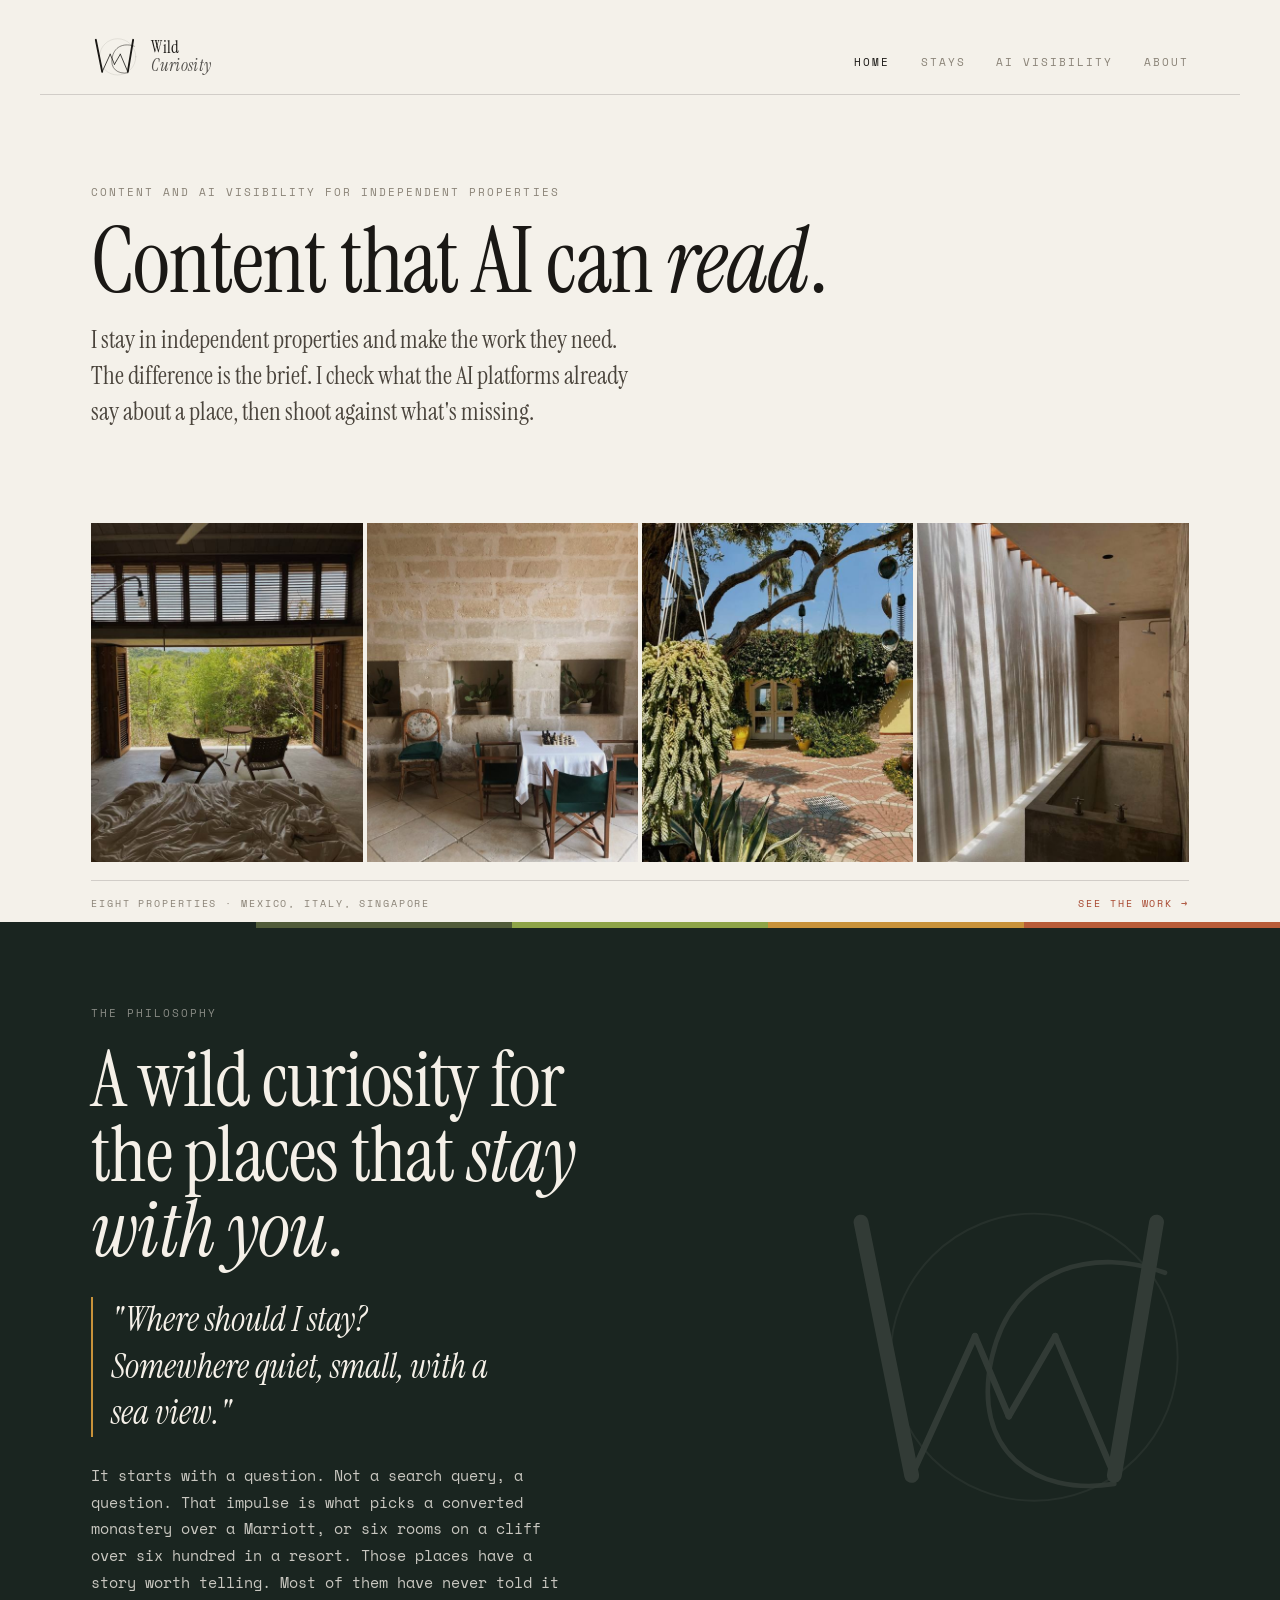
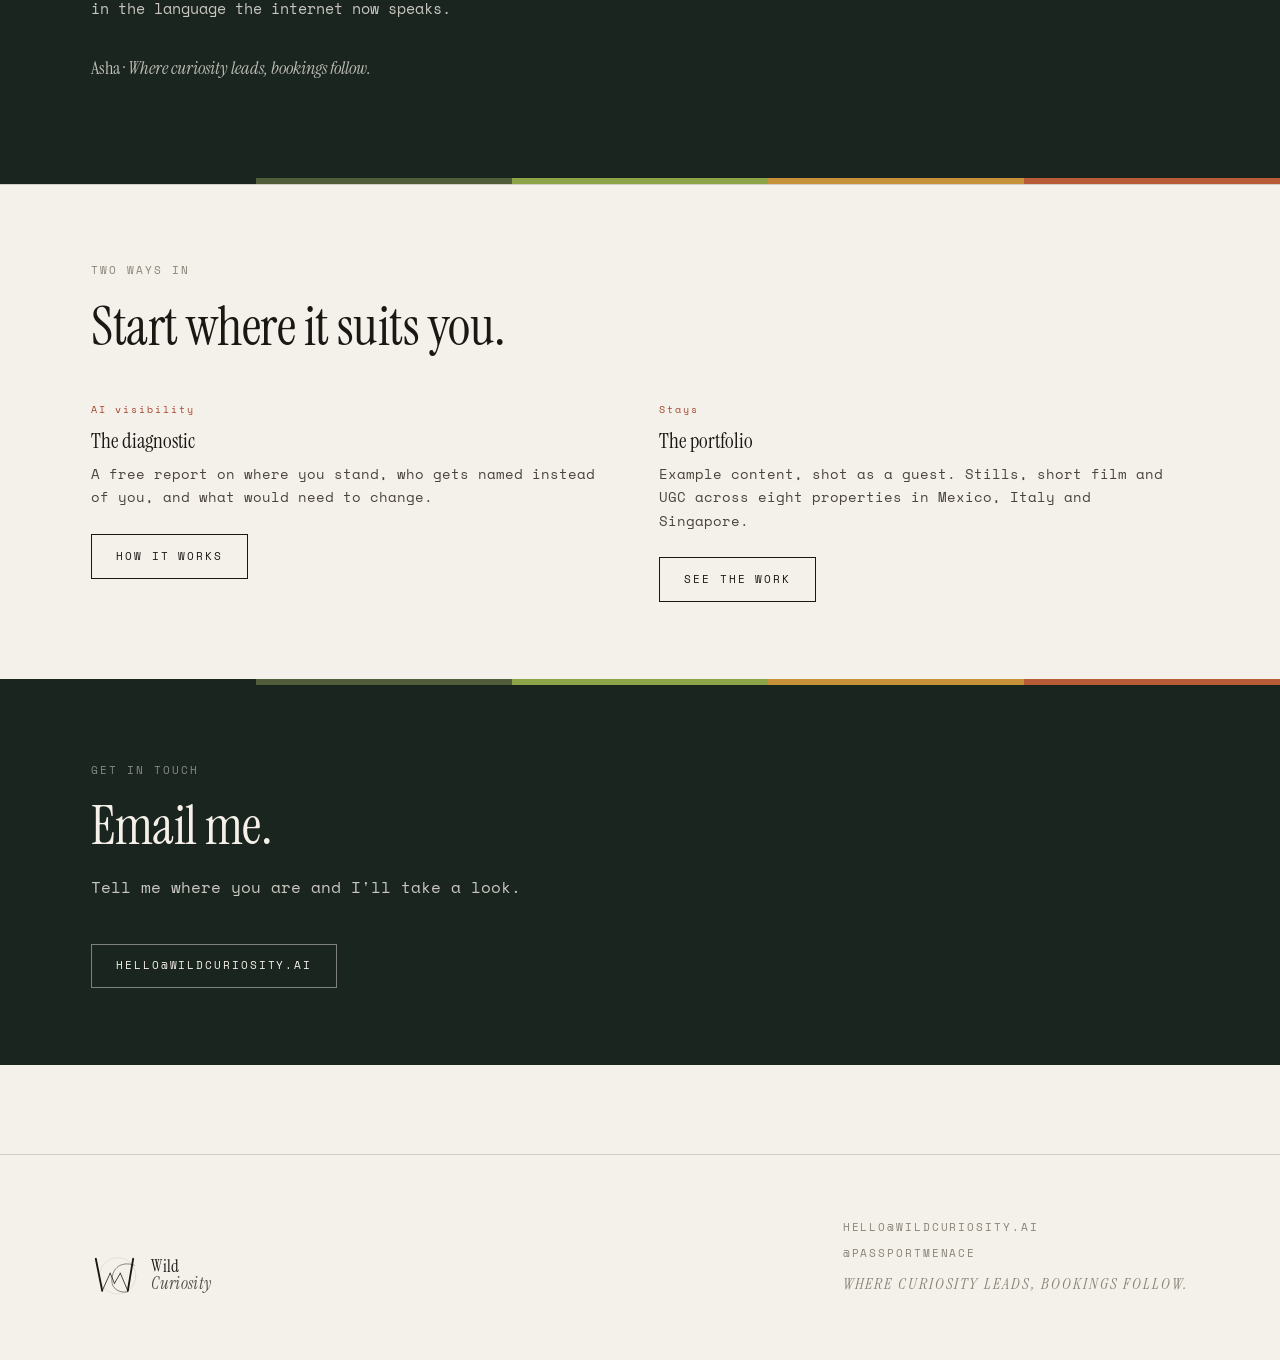
<file: index.html>
<!DOCTYPE html>
<html lang="en-GB">
<head>
<meta charset="utf-8">
<meta name="viewport" content="width=device-width, initial-scale=1">
<title>Wild Curiosity — content and AI visibility for independent properties</title>
<meta name="description" content="Stills and short film for independent properties, briefed by what AI platforms currently get wrong about the place.">
<link rel="preconnect" href="https://fonts.googleapis.com">
<link rel="preconnect" href="https://fonts.gstatic.com" crossorigin>
<link href="https://fonts.googleapis.com/css2?family=Instrument+Serif:ital@0;1&family=Space+Mono:wght@400;700&display=swap" rel="stylesheet">
<link rel="stylesheet" href="assets/site.css">
</head>
<body>
<nav class="nav">
  <a class="lock" href="index.html"><svg viewBox="0 0 180 160" fill="none"
  xmlns="http://www.w3.org/2000/svg" stroke="currentColor" stroke-linecap="round">
  <circle cx="100" cy="82" r="68" stroke-width="0.9" opacity="0.35"/>
  <line x1="18" y1="18" x2="42" y2="138" stroke-width="7"/>
  <line x1="42" y1="138" x2="72" y2="72" stroke-width="3"/>
  <line x1="72" y1="72" x2="88" y2="110" stroke-width="3"/>
  <line x1="88" y1="110" x2="110" y2="72" stroke-width="3"/>
  <line x1="110" y1="72" x2="138" y2="138" stroke-width="3"/>
  <line x1="138" y1="138" x2="158" y2="18" stroke-width="7"/>
  <path d="M 162 42 C 130 30, 90 38, 80 82 C 70 126, 100 148, 138 142" stroke-width="2.2" opacity="0.85"/>
  </svg><span class="wm">Wild<br><em>Curiosity</em></span></a>
  <ul class="nav-links">
    <li><a href="index.html" aria-current="page">Home</a></li>
    <li><a href="stays.html">Stays</a></li>
    <li><a href="ai-visibility.html">AI Visibility</a></li>
    <li><a href="about.html">About</a></li>
  </ul>
</nav>
<div class="nav-rule"></div>
<main class="wrap">
  <div class="page-head">
    <p class="meta"><span>Content and AI visibility for independent properties</span></p>
    <h1>Content that AI can <em>read</em>.</h1>
    <p class="serif-lede">I stay in independent properties and make the work they need.
      The difference is the brief. I check what the AI platforms already say about a place,
      then shoot against what's missing.</p>
  </div>
  <a class="strip" href="stays.html">
    <div class="grid">
      <figure class="tile"><img src="assets/stays/terrestre/06-room.jpg" alt="The room at Hotel Terrestre, shutters open to the scrub" loading="lazy"></figure>
      <figure class="tile"><img src="assets/stays/puglia/05-chess-room.jpg" alt="A game left mid play in the vaulted room, Puglia" loading="lazy"></figure>
      <figure class="tile"><img src="assets/stays/ischia/04-courtyard.jpg" alt="The courtyard under the olive tree, Ischia" loading="lazy"></figure>
      <figure class="tile"><img src="assets/stays/mexico-airbnb/03-bath-light.jpg" alt="Light through the slats onto the concrete bath, Lunaya 4" loading="lazy"></figure>
    </div>
    <p class="strip-note"><span>Eight properties &middot; Mexico, Italy, Singapore</span><span><b>See the work &rarr;</b></span></p>
  </a>
</main>

<div class="strip-rule" aria-hidden="true">
  <span style="background:#1A2520"></span><span style="background:#515C3A"></span><span style="background:#8EA448"></span><span style="background:#C8923A"></span><span style="background:#B85C38"></span>
</div>
<section class="band band--dark manifesto">
  <svg class="mark" viewBox="0 0 180 160" fill="none" xmlns="http://www.w3.org/2000/svg"
  stroke="#F5F0E8" stroke-linecap="round" aria-hidden="true">
  <circle cx="100" cy="82" r="68" stroke-width="0.9" opacity="0.5"/>
  <line x1="18" y1="18" x2="42" y2="138" stroke-width="7"/>
  <line x1="42" y1="138" x2="72" y2="72" stroke-width="3"/>
  <line x1="72" y1="72" x2="88" y2="110" stroke-width="3"/>
  <line x1="88" y1="110" x2="110" y2="72" stroke-width="3"/>
  <line x1="110" y1="72" x2="138" y2="138" stroke-width="3"/>
  <line x1="138" y1="138" x2="158" y2="18" stroke-width="7"/>
  <path d="M 162 42 C 130 30, 90 38, 80 82 C 70 126, 100 148, 138 142" stroke-width="2.2" opacity="0.85"/>
</svg>
  <div class="band-inner">
    <p class="meta"><span>The philosophy</span></p>
    <h2>A wild curiosity for the places that <em>stay with you</em>.</h2>
    <p class="pull">"Where should I stay? Somewhere quiet, small, with a sea view."</p>
    <p class="body">It starts with a question. Not a search query, a question. That impulse is
      what picks a converted monastery over a Marriott, or six rooms on a cliff over six hundred
      in a resort. Those places have a story worth telling. Most of them have never told it in
      the language the internet now speaks.</p>
    <p class="sig">Asha &middot; <em>Where curiosity leads, bookings follow.</em></p>
  </div>
</section>
<div class="strip-rule" aria-hidden="true">
  <span style="background:#1A2520"></span><span style="background:#515C3A"></span><span style="background:#8EA448"></span><span style="background:#C8923A"></span><span style="background:#B85C38"></span>
</div>
<section class="band">
  <div class="band-inner">
    <p class="meta"><span>Two ways in</span></p>
    <h2>Start where it suits you.</h2>
    <div class="points points--two">
      <div class="point">
        <span class="num">AI visibility</span>
        <h3>The diagnostic</h3>
        <p>A free report on where you stand, who gets named instead of you, and what
          would need to change.</p>
        <a class="btn" href="ai-visibility.html">How it works</a>
      </div>
      <div class="point">
        <span class="num">Stays</span>
        <h3>The portfolio</h3>
        <p>Example content, shot as a guest. Stills, short film and UGC across eight
          properties in Mexico, Italy and Singapore.</p>
        <a class="btn" href="stays.html">See the work</a>
      </div>
    </div>
  </div>
</section>
<div class="strip-rule" aria-hidden="true">
  <span style="background:#1A2520"></span><span style="background:#515C3A"></span><span style="background:#8EA448"></span><span style="background:#C8923A"></span><span style="background:#B85C38"></span>
</div>
<section class="band band--dark">
  <div class="band-inner">
    <p class="meta"><span>Get in touch</span></p>
    <h2>Email me.</h2>
    <p class="body">Tell me where you are and I'll take a look.</p>
    <a class="btn" href="mailto:hello@wildcuriosity.ai?subject=What%20does%20AI%20say%20about%20my%20property%3F">hello@wildcuriosity.ai</a>
  </div>
</section>
<footer class="footer">
  <div class="footer-inner">
    <a class="lock" href="index.html"><svg viewBox="0 0 180 160" fill="none"
  xmlns="http://www.w3.org/2000/svg" stroke="currentColor" stroke-linecap="round">
  <circle cx="100" cy="82" r="68" stroke-width="0.9" opacity="0.35"/>
  <line x1="18" y1="18" x2="42" y2="138" stroke-width="7"/>
  <line x1="42" y1="138" x2="72" y2="72" stroke-width="3"/>
  <line x1="72" y1="72" x2="88" y2="110" stroke-width="3"/>
  <line x1="88" y1="110" x2="110" y2="72" stroke-width="3"/>
  <line x1="110" y1="72" x2="138" y2="138" stroke-width="3"/>
  <line x1="138" y1="138" x2="158" y2="18" stroke-width="7"/>
  <path d="M 162 42 C 130 30, 90 38, 80 82 C 70 126, 100 148, 138 142" stroke-width="2.2" opacity="0.85"/>
  </svg><span class="wm">Wild<br><em>Curiosity</em></span></a>
    <div class="footer-links">
      <a href="mailto:hello@wildcuriosity.ai">hello@wildcuriosity.ai</a>
      <a href="https://www.tiktok.com/@passportmenace">@passportmenace</a>
      <span class="tagline">Where curiosity leads, bookings follow.</span>
    </div>
  </div>
</footer>
</body>
</html>
</file>
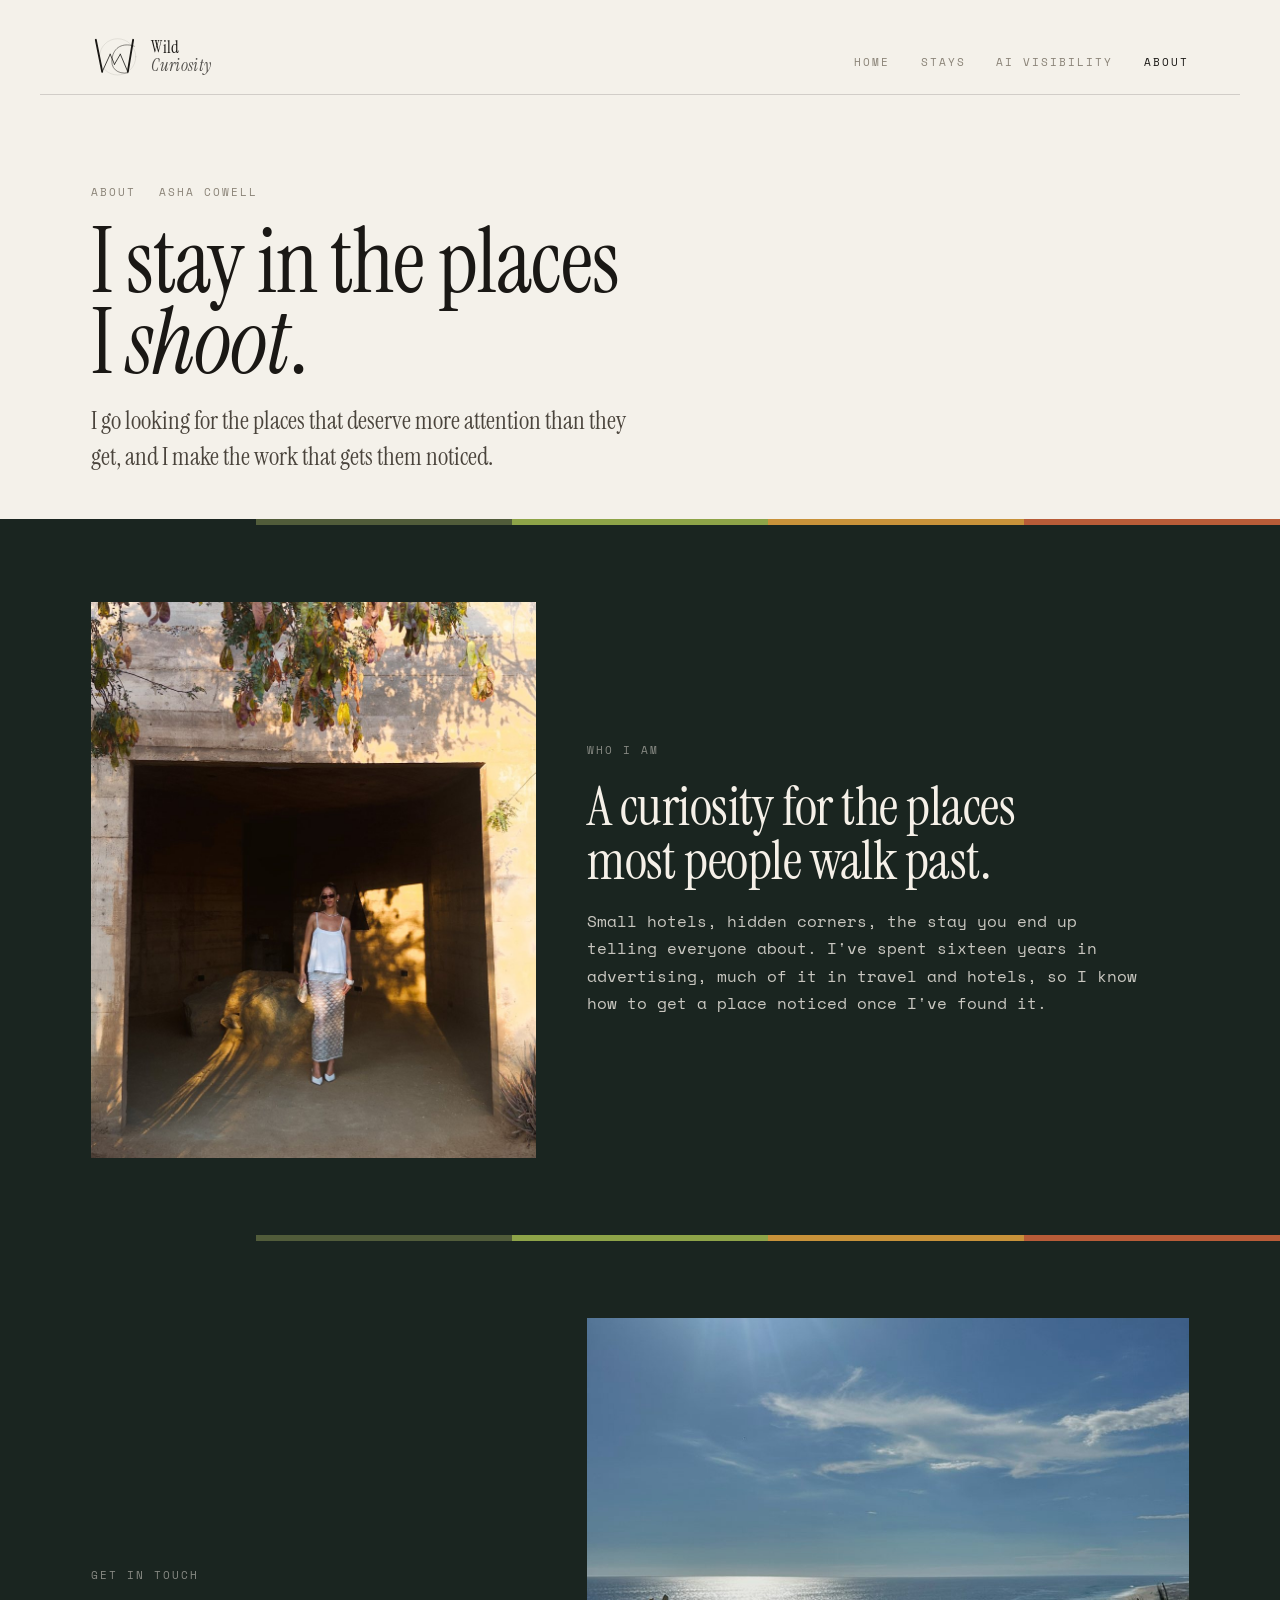
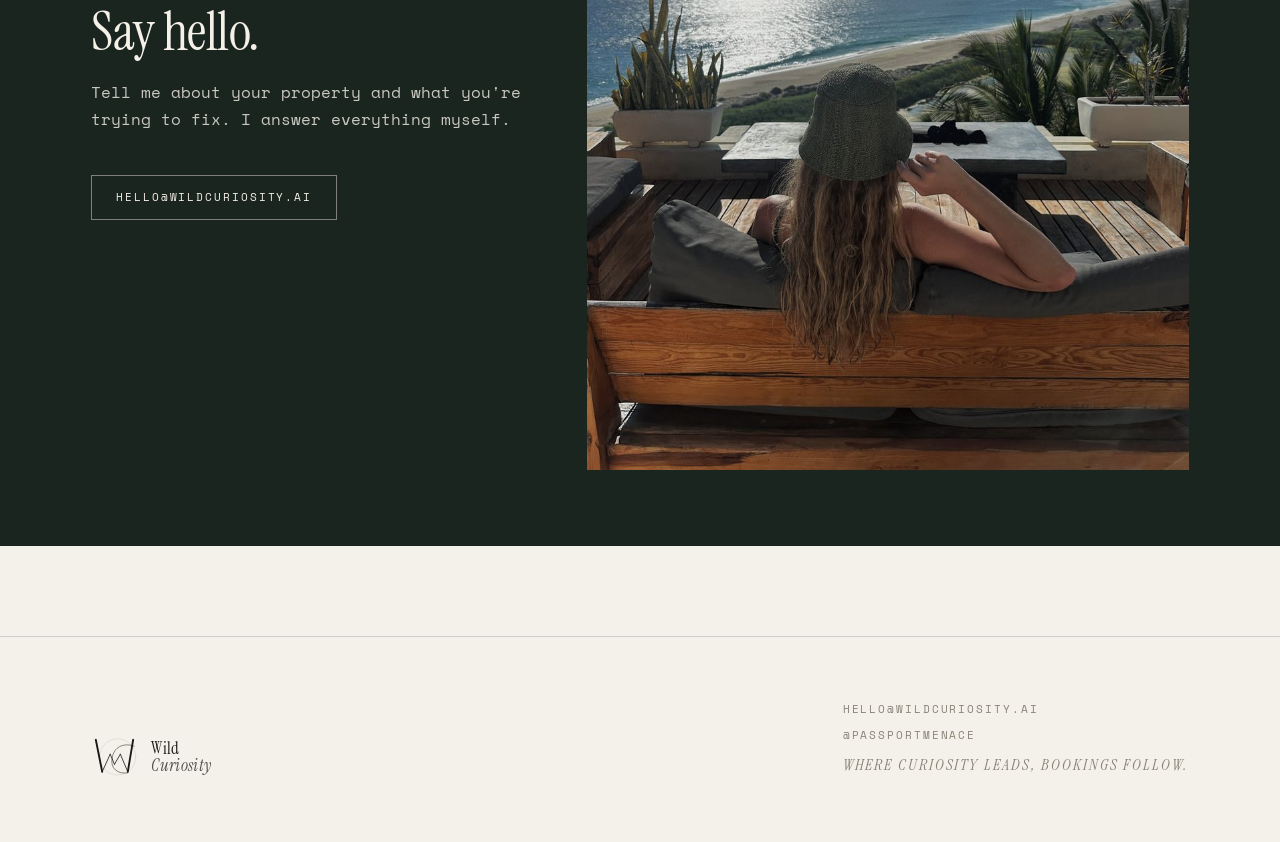
<file: about.html>
<!DOCTYPE html>
<html lang="en-GB">
<head>
<meta charset="utf-8">
<meta name="viewport" content="width=device-width, initial-scale=1">
<title>About — Wild Curiosity</title>
<meta name="description" content="Asha Cowell. Sixteen years in advertising, much of it in travel and hotels. Photography and film for independent hotels.">
<link rel="preconnect" href="https://fonts.googleapis.com">
<link rel="preconnect" href="https://fonts.gstatic.com" crossorigin>
<link href="https://fonts.googleapis.com/css2?family=Instrument+Serif:ital@0;1&family=Space+Mono:wght@400;700&display=swap" rel="stylesheet">
<link rel="stylesheet" href="assets/site.css">
</head>
<body>
<nav class="nav">
  <a class="lock" href="index.html"><svg viewBox="0 0 180 160" fill="none"
  xmlns="http://www.w3.org/2000/svg" stroke="currentColor" stroke-linecap="round">
  <circle cx="100" cy="82" r="68" stroke-width="0.9" opacity="0.35"/>
  <line x1="18" y1="18" x2="42" y2="138" stroke-width="7"/>
  <line x1="42" y1="138" x2="72" y2="72" stroke-width="3"/>
  <line x1="72" y1="72" x2="88" y2="110" stroke-width="3"/>
  <line x1="88" y1="110" x2="110" y2="72" stroke-width="3"/>
  <line x1="110" y1="72" x2="138" y2="138" stroke-width="3"/>
  <line x1="138" y1="138" x2="158" y2="18" stroke-width="7"/>
  <path d="M 162 42 C 130 30, 90 38, 80 82 C 70 126, 100 148, 138 142" stroke-width="2.2" opacity="0.85"/>
  </svg><span class="wm">Wild<br><em>Curiosity</em></span></a>
  <ul class="nav-links">
    <li><a href="index.html">Home</a></li>
    <li><a href="stays.html">Stays</a></li>
    <li><a href="ai-visibility.html">AI Visibility</a></li>
    <li><a href="about.html" aria-current="page">About</a></li>
  </ul>
</nav>
<div class="nav-rule"></div>
<main class="wrap">
  <div class="page-head">
    <p class="meta"><span>About</span><span>Asha Cowell</span></p>
    <h1>I stay in the places<br>I <em>shoot</em>.</h1>
    <p class="serif-lede">I go looking for the places that deserve more attention than
      they get, and I make the work that gets them noticed.</p>
  </div>
</main>

<div class="strip-rule" aria-hidden="true">
  <span style="background:#1A2520"></span><span style="background:#515C3A"></span><span style="background:#8EA448"></span><span style="background:#C8923A"></span><span style="background:#B85C38"></span>
</div>
<section class="band band--dark">
  <div class="band-inner">
    <div class="about">
      <figure class="about-media">
        <img src="assets/about/01-portal.jpg" alt="Asha in a concrete doorway at Hotel Terrestre, Puerto Escondido" loading="lazy">
      </figure>
      <div class="about-text">
        <p class="meta"><span>Who I am</span></p>
        <h2>A curiosity for the places most people walk past.</h2>
        <p class="body">Small hotels, hidden corners, the stay you end up telling everyone
          about. I've spent sixteen years in advertising, much of it in travel and hotels,
          so I know how to get a place noticed once I've found it.</p>
      </div>
    </div>
  </div>
</section>
<div class="strip-rule" aria-hidden="true">
  <span style="background:#1A2520"></span><span style="background:#515C3A"></span><span style="background:#8EA448"></span><span style="background:#C8923A"></span><span style="background:#B85C38"></span>
</div>
<section class="band band--dark">
  <div class="band-inner">
    <div class="about about--flip">
      <figure class="about-media">
        <img src="assets/about/02-deck.jpg" alt="Looking out over the Pacific from the deck at Villas La Mar, Todos Santos" loading="lazy">
      </figure>
      <div class="about-text">
        <p class="meta"><span>Get in touch</span></p>
        <h2>Say hello.</h2>
        <p class="body">Tell me about your property and what you're trying to fix.
          I answer everything myself.</p>
        <a class="btn" href="mailto:hello@wildcuriosity.ai?subject=Hello%20from%20my%20hotel">hello@wildcuriosity.ai</a>
      </div>
    </div>
  </div>
</section>
<footer class="footer">
  <div class="footer-inner">
    <a class="lock" href="index.html"><svg viewBox="0 0 180 160" fill="none"
  xmlns="http://www.w3.org/2000/svg" stroke="currentColor" stroke-linecap="round">
  <circle cx="100" cy="82" r="68" stroke-width="0.9" opacity="0.35"/>
  <line x1="18" y1="18" x2="42" y2="138" stroke-width="7"/>
  <line x1="42" y1="138" x2="72" y2="72" stroke-width="3"/>
  <line x1="72" y1="72" x2="88" y2="110" stroke-width="3"/>
  <line x1="88" y1="110" x2="110" y2="72" stroke-width="3"/>
  <line x1="110" y1="72" x2="138" y2="138" stroke-width="3"/>
  <line x1="138" y1="138" x2="158" y2="18" stroke-width="7"/>
  <path d="M 162 42 C 130 30, 90 38, 80 82 C 70 126, 100 148, 138 142" stroke-width="2.2" opacity="0.85"/>
  </svg><span class="wm">Wild<br><em>Curiosity</em></span></a>
    <div class="footer-links">
      <a href="mailto:hello@wildcuriosity.ai">hello@wildcuriosity.ai</a>
      <a href="https://www.tiktok.com/@passportmenace">@passportmenace</a>
      <span class="tagline">Where curiosity leads, bookings follow.</span>
    </div>
  </div>
</footer>
</body>
</html>
</file>
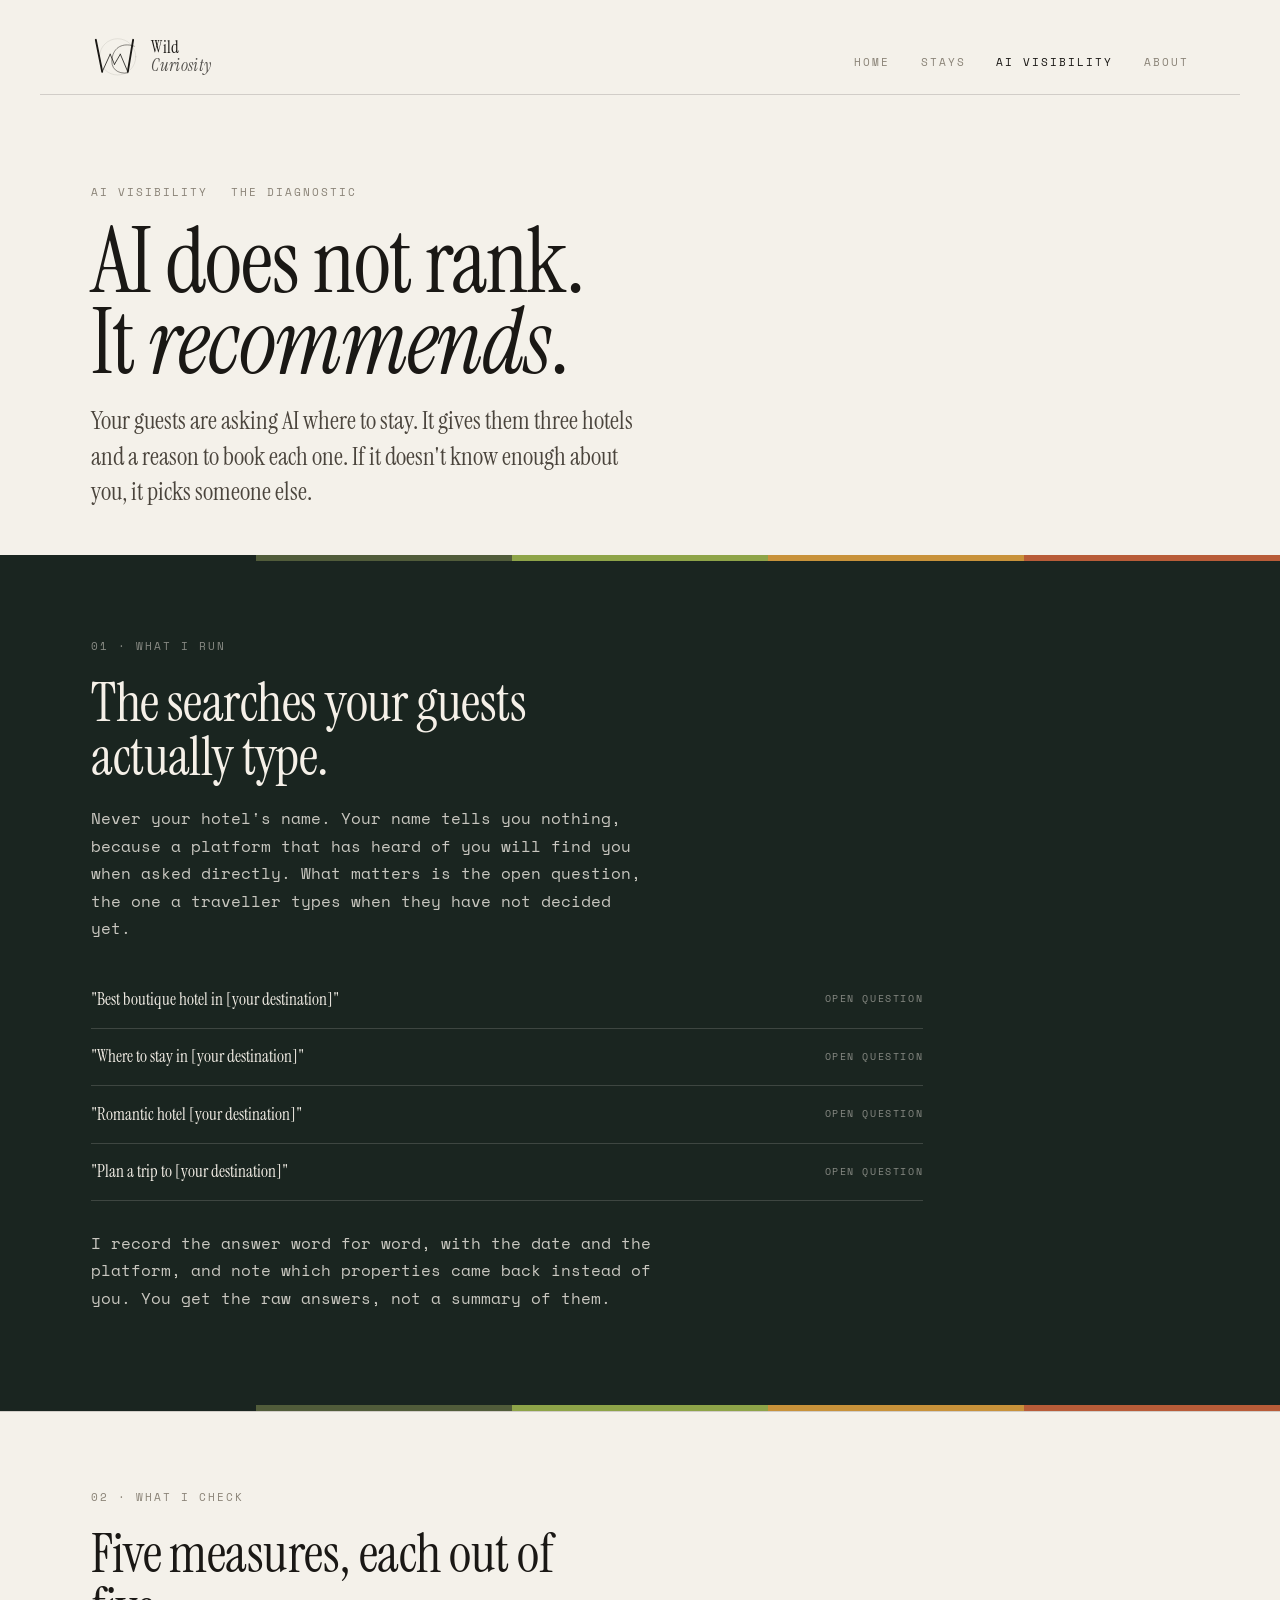
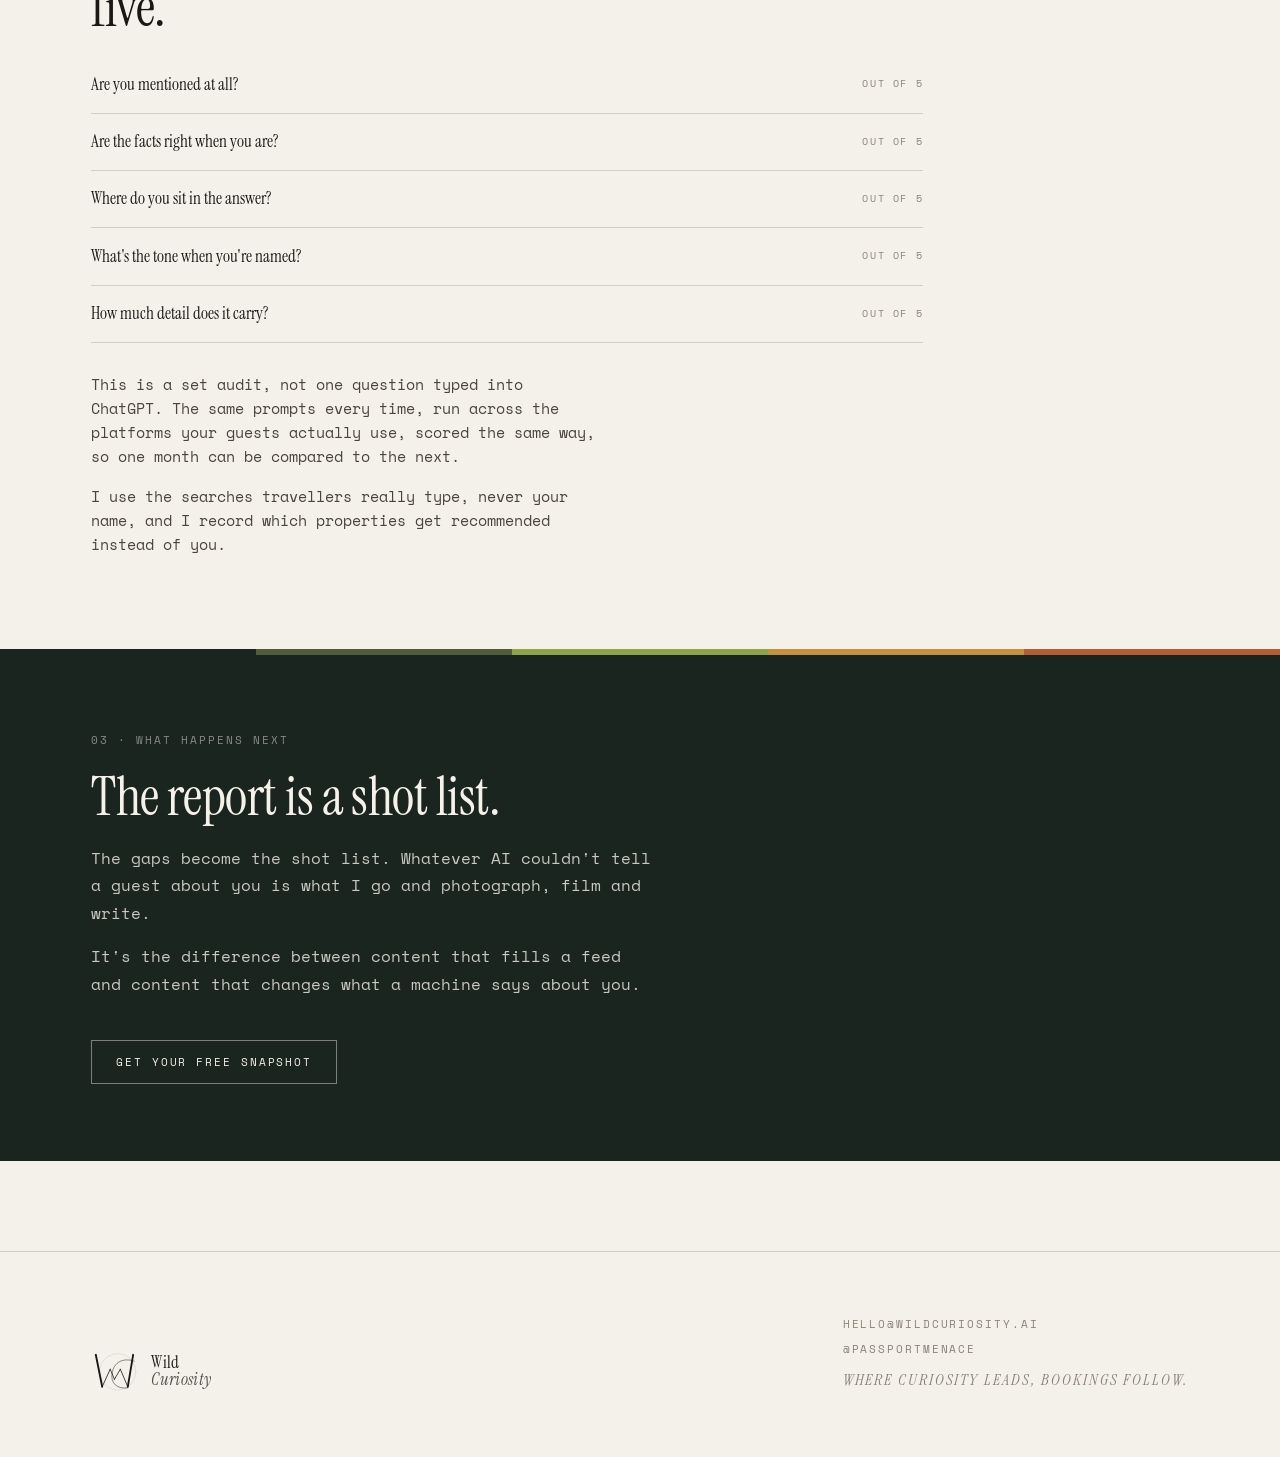
<file: ai-visibility.html>
<!DOCTYPE html>
<html lang="en-GB">
<head>
<meta charset="utf-8">
<meta name="viewport" content="width=device-width, initial-scale=1">
<title>AI Visibility — Wild Curiosity</title>
<meta name="description" content="What AI platforms say about your property today, who they recommend instead, and how that becomes the brief.">
<link rel="preconnect" href="https://fonts.googleapis.com">
<link rel="preconnect" href="https://fonts.gstatic.com" crossorigin>
<link href="https://fonts.googleapis.com/css2?family=Instrument+Serif:ital@0;1&family=Space+Mono:wght@400;700&display=swap" rel="stylesheet">
<link rel="stylesheet" href="assets/site.css">
</head>
<body>
<nav class="nav">
  <a class="lock" href="index.html"><svg viewBox="0 0 180 160" fill="none"
  xmlns="http://www.w3.org/2000/svg" stroke="currentColor" stroke-linecap="round">
  <circle cx="100" cy="82" r="68" stroke-width="0.9" opacity="0.35"/>
  <line x1="18" y1="18" x2="42" y2="138" stroke-width="7"/>
  <line x1="42" y1="138" x2="72" y2="72" stroke-width="3"/>
  <line x1="72" y1="72" x2="88" y2="110" stroke-width="3"/>
  <line x1="88" y1="110" x2="110" y2="72" stroke-width="3"/>
  <line x1="110" y1="72" x2="138" y2="138" stroke-width="3"/>
  <line x1="138" y1="138" x2="158" y2="18" stroke-width="7"/>
  <path d="M 162 42 C 130 30, 90 38, 80 82 C 70 126, 100 148, 138 142" stroke-width="2.2" opacity="0.85"/>
  </svg><span class="wm">Wild<br><em>Curiosity</em></span></a>
  <ul class="nav-links">
    <li><a href="index.html">Home</a></li>
    <li><a href="stays.html">Stays</a></li>
    <li><a href="ai-visibility.html" aria-current="page">AI Visibility</a></li>
    <li><a href="about.html">About</a></li>
  </ul>
</nav>
<div class="nav-rule"></div>
<main class="wrap">
  <div class="page-head">
    <p class="meta"><span>AI visibility</span><span>The diagnostic</span></p>
    <h1>AI does not rank.<br>It <em>recommends</em>.</h1>
    <p class="serif-lede">Your guests are asking AI where to stay. It gives them three hotels
      and a reason to book each one. If it doesn't know enough about you, it picks someone else.</p>
  </div>
</main>

<div class="strip-rule" aria-hidden="true">
  <span style="background:#1A2520"></span><span style="background:#515C3A"></span><span style="background:#8EA448"></span><span style="background:#C8923A"></span><span style="background:#B85C38"></span>
</div>
<section class="band band--dark">
  <div class="band-inner">
    <p class="meta"><span>01 &middot; What I run</span></p>
    <h2>The searches your guests actually type.</h2>
    <p class="body">Never your hotel's name. Your name tells you nothing, because a platform
      that has heard of you will find you when asked directly. What matters is the open question,
      the one a traveller types when they have not decided yet.</p>
    <ul class="queries" style="max-width:52rem;margin-top:1.8rem">
      <li>"Best boutique hotel in [your destination]" <span>Open question</span></li>
      <li>"Where to stay in [your destination]" <span>Open question</span></li>
      <li>"Romantic hotel [your destination]" <span>Open question</span></li>
      <li>"Plan a trip to [your destination]" <span>Open question</span></li>
    </ul>
    <p class="body" style="margin-top:1.8rem">I record the answer word for word, with the date
      and the platform, and note which properties came back instead of you. You get the raw
      answers, not a summary of them.
  </div>
</section>
<div class="strip-rule" aria-hidden="true">
  <span style="background:#1A2520"></span><span style="background:#515C3A"></span><span style="background:#8EA448"></span><span style="background:#C8923A"></span><span style="background:#B85C38"></span>
</div>
<section class="band">
  <div class="band-inner">
    <p class="meta"><span>02 &middot; What I check</span></p>
    <h2>Five measures, each out of five.</h2>
    <ul class="queries" style="max-width:52rem">
      <li>Are you mentioned at all? <span>Out of 5</span></li>
      <li>Are the facts right when you are? <span>Out of 5</span></li>
      <li>Where do you sit in the answer? <span>Out of 5</span></li>
      <li>What's the tone when you're named? <span>Out of 5</span></li>
      <li>How much detail does it carry? <span>Out of 5</span></li>
    </ul>
    <p class="body" style="margin-top:1.8rem">This is a set audit, not one question typed into
      ChatGPT. The same prompts every time, run across the platforms your guests actually use,
      scored the same way, so one month can be compared to the next.</p>
    <p class="body">I use the searches travellers really type, never your name, and I record
      which properties get recommended instead of you.</p>
  </div>
</section>
<div class="strip-rule" aria-hidden="true">
  <span style="background:#1A2520"></span><span style="background:#515C3A"></span><span style="background:#8EA448"></span><span style="background:#C8923A"></span><span style="background:#B85C38"></span>
</div>
<section class="band band--dark">
  <div class="band-inner">
    <p class="meta"><span>03 &middot; What happens next</span></p>
    <h2>The report is a shot list.</h2>
    <p class="body">The gaps become the shot list. Whatever AI couldn't tell a guest about you
      is what I go and photograph, film and write.</p>
    <p class="body">It's the difference between content that fills a feed and content that
      changes what a machine says about you.</p>
    <a class="btn" href="mailto:hello@wildcuriosity.ai?subject=AI%20visibility%20snapshot">Get your free snapshot</a>
  </div>
</section>
<footer class="footer">
  <div class="footer-inner">
    <a class="lock" href="index.html"><svg viewBox="0 0 180 160" fill="none"
  xmlns="http://www.w3.org/2000/svg" stroke="currentColor" stroke-linecap="round">
  <circle cx="100" cy="82" r="68" stroke-width="0.9" opacity="0.35"/>
  <line x1="18" y1="18" x2="42" y2="138" stroke-width="7"/>
  <line x1="42" y1="138" x2="72" y2="72" stroke-width="3"/>
  <line x1="72" y1="72" x2="88" y2="110" stroke-width="3"/>
  <line x1="88" y1="110" x2="110" y2="72" stroke-width="3"/>
  <line x1="110" y1="72" x2="138" y2="138" stroke-width="3"/>
  <line x1="138" y1="138" x2="158" y2="18" stroke-width="7"/>
  <path d="M 162 42 C 130 30, 90 38, 80 82 C 70 126, 100 148, 138 142" stroke-width="2.2" opacity="0.85"/>
  </svg><span class="wm">Wild<br><em>Curiosity</em></span></a>
    <div class="footer-links">
      <a href="mailto:hello@wildcuriosity.ai">hello@wildcuriosity.ai</a>
      <a href="https://www.tiktok.com/@passportmenace">@passportmenace</a>
      <span class="tagline">Where curiosity leads, bookings follow.</span>
    </div>
  </div>
</footer>
</body>
</html>
</file>
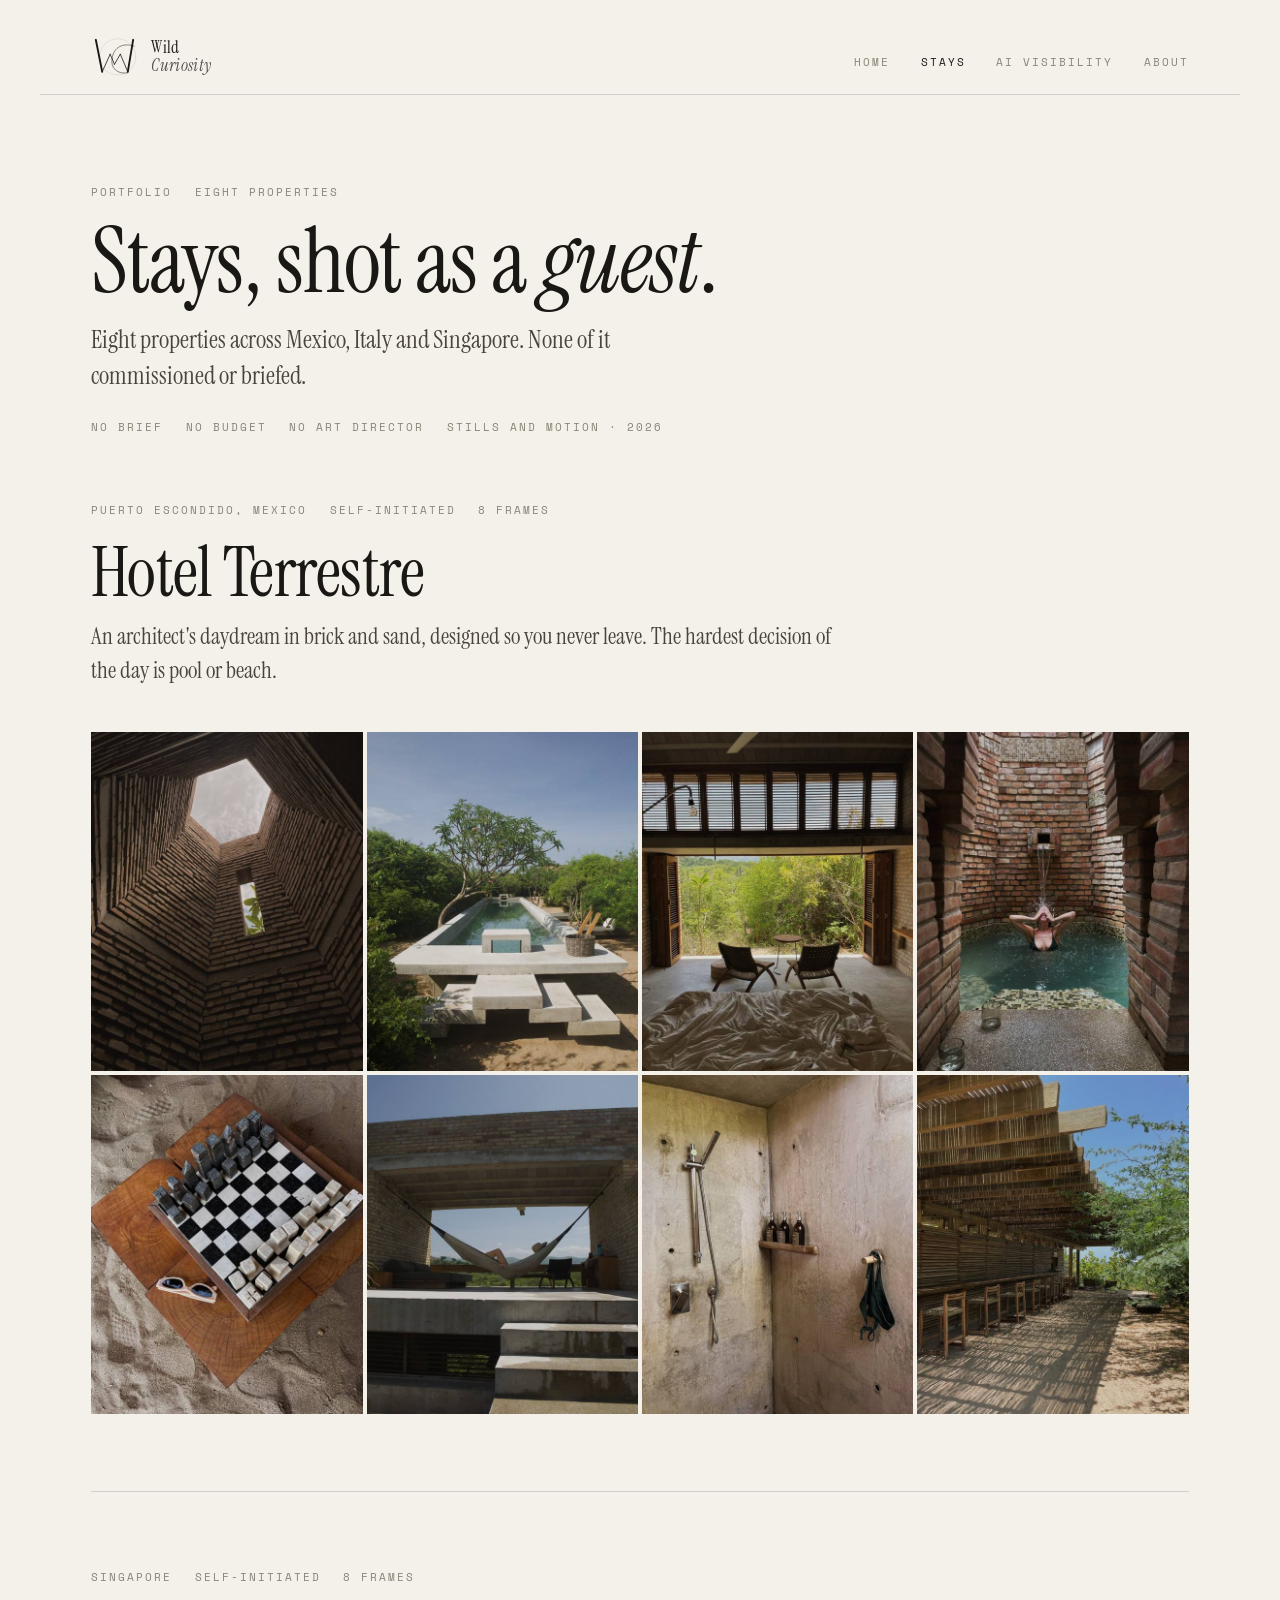
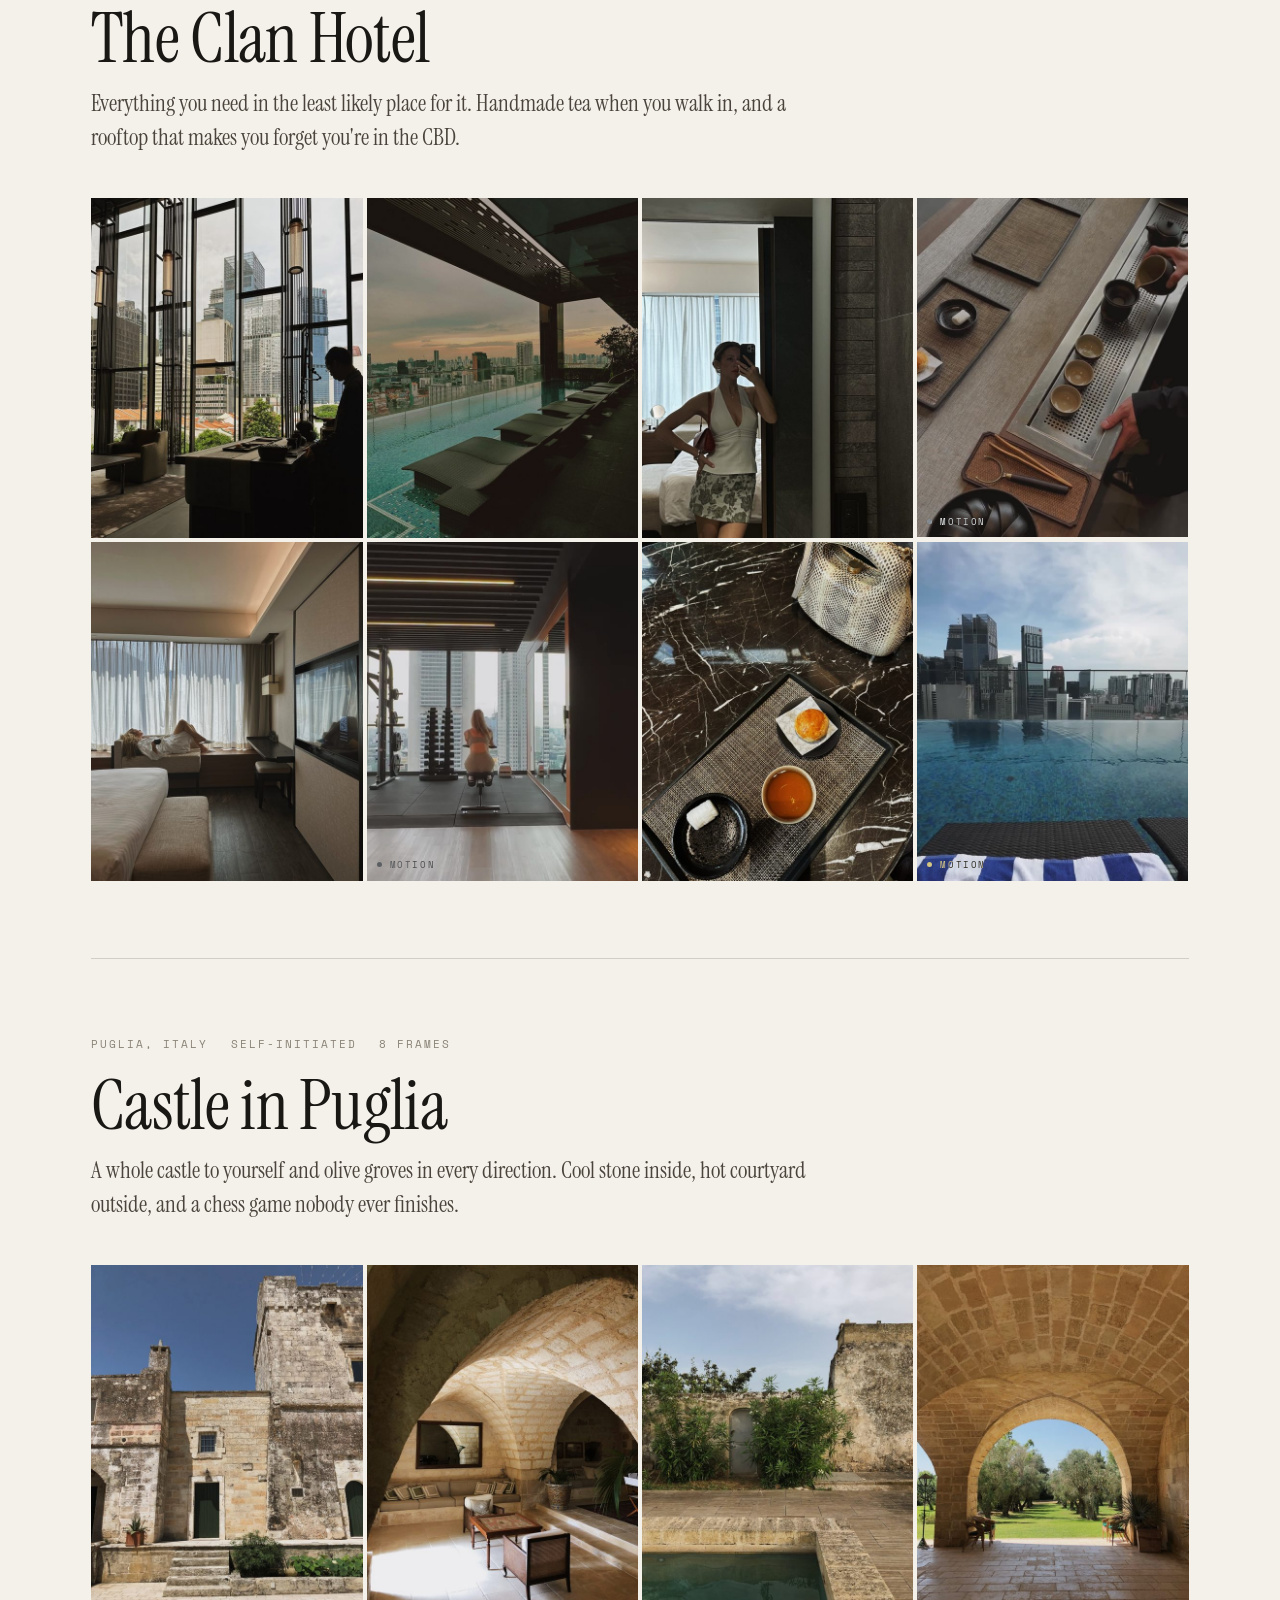
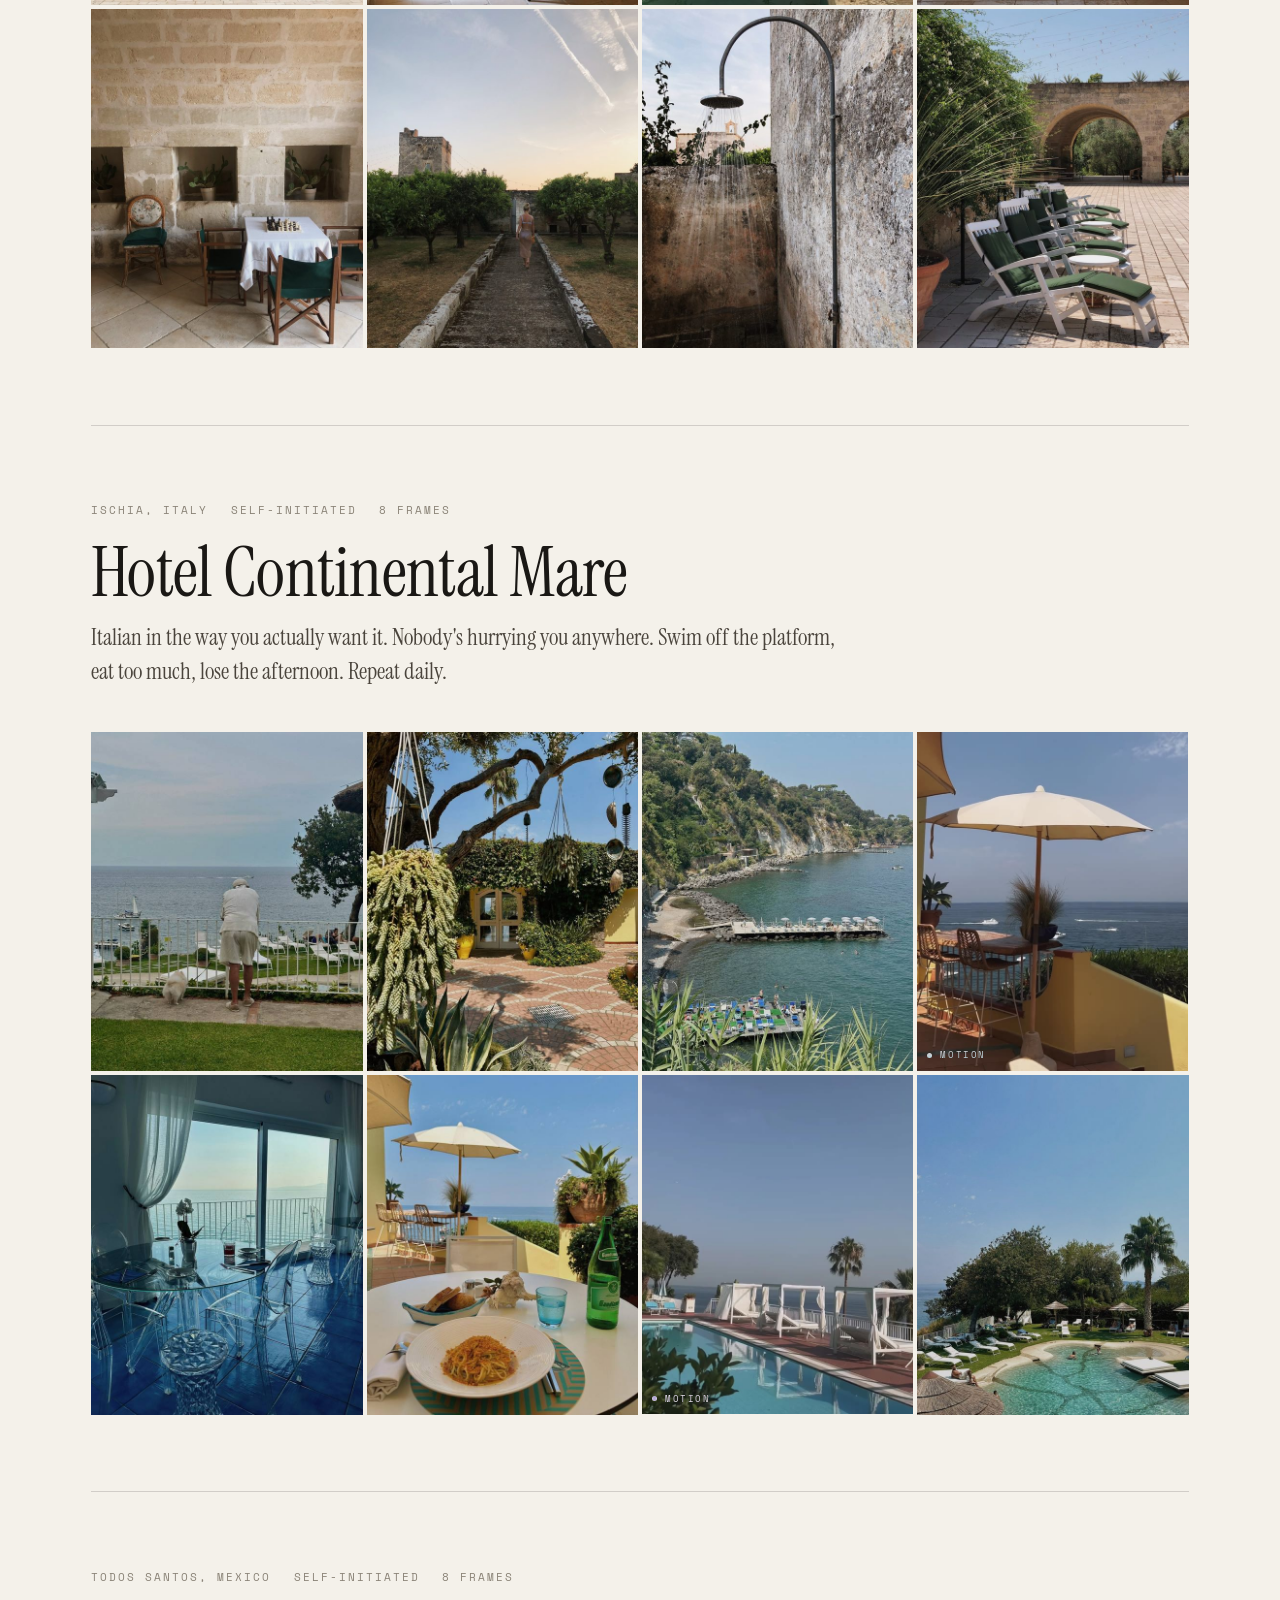
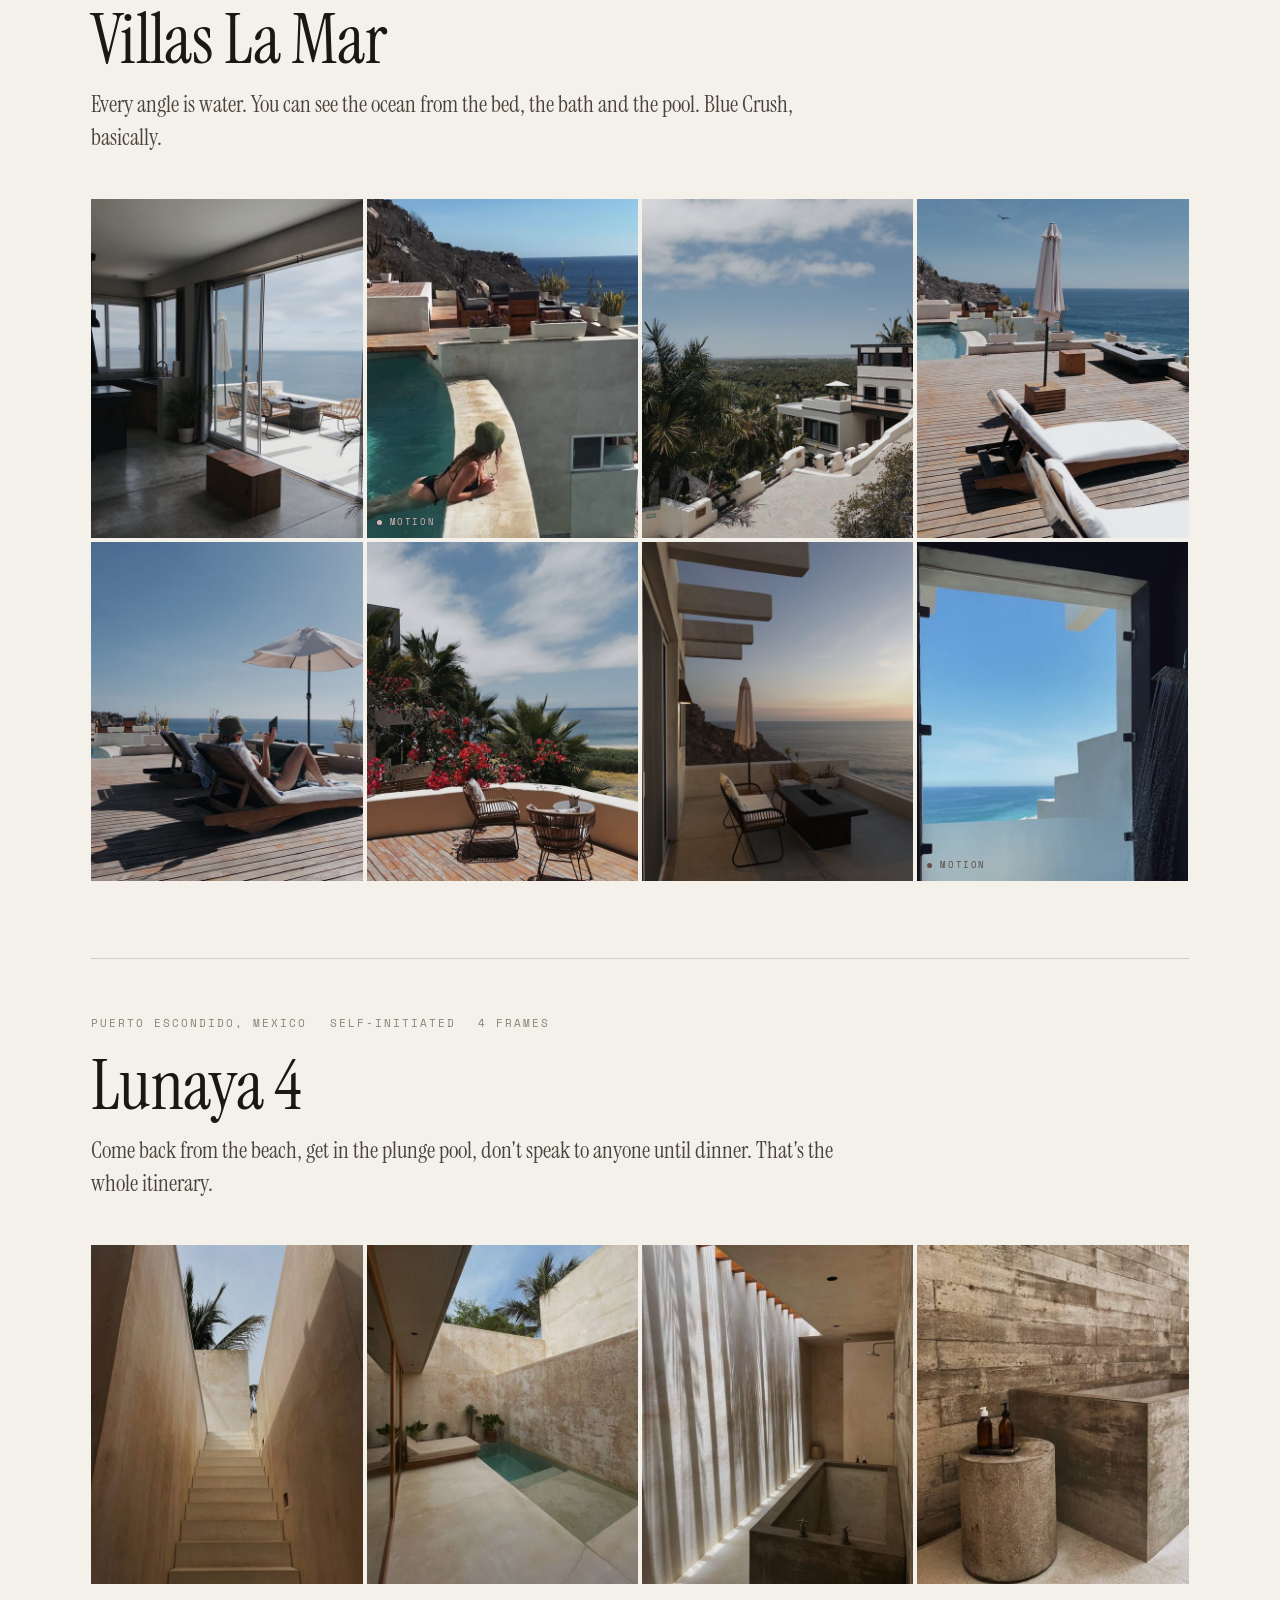
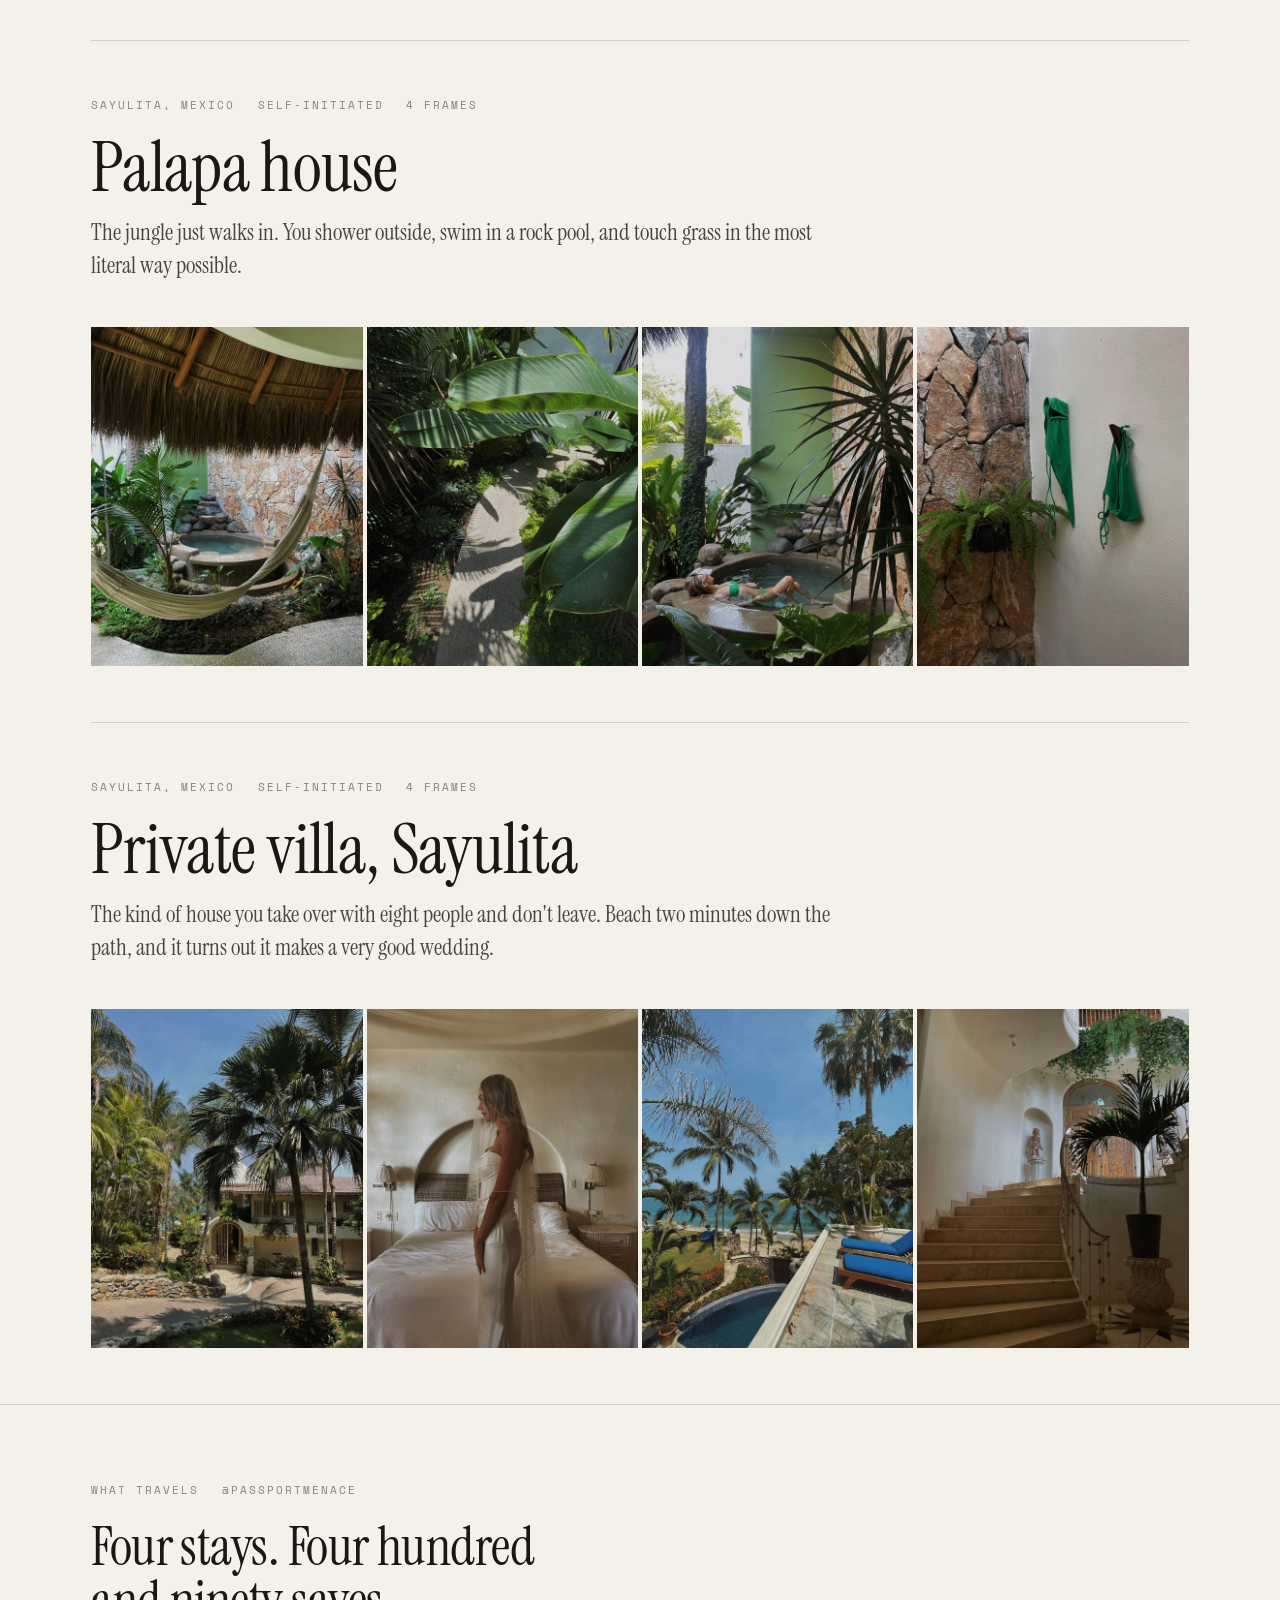
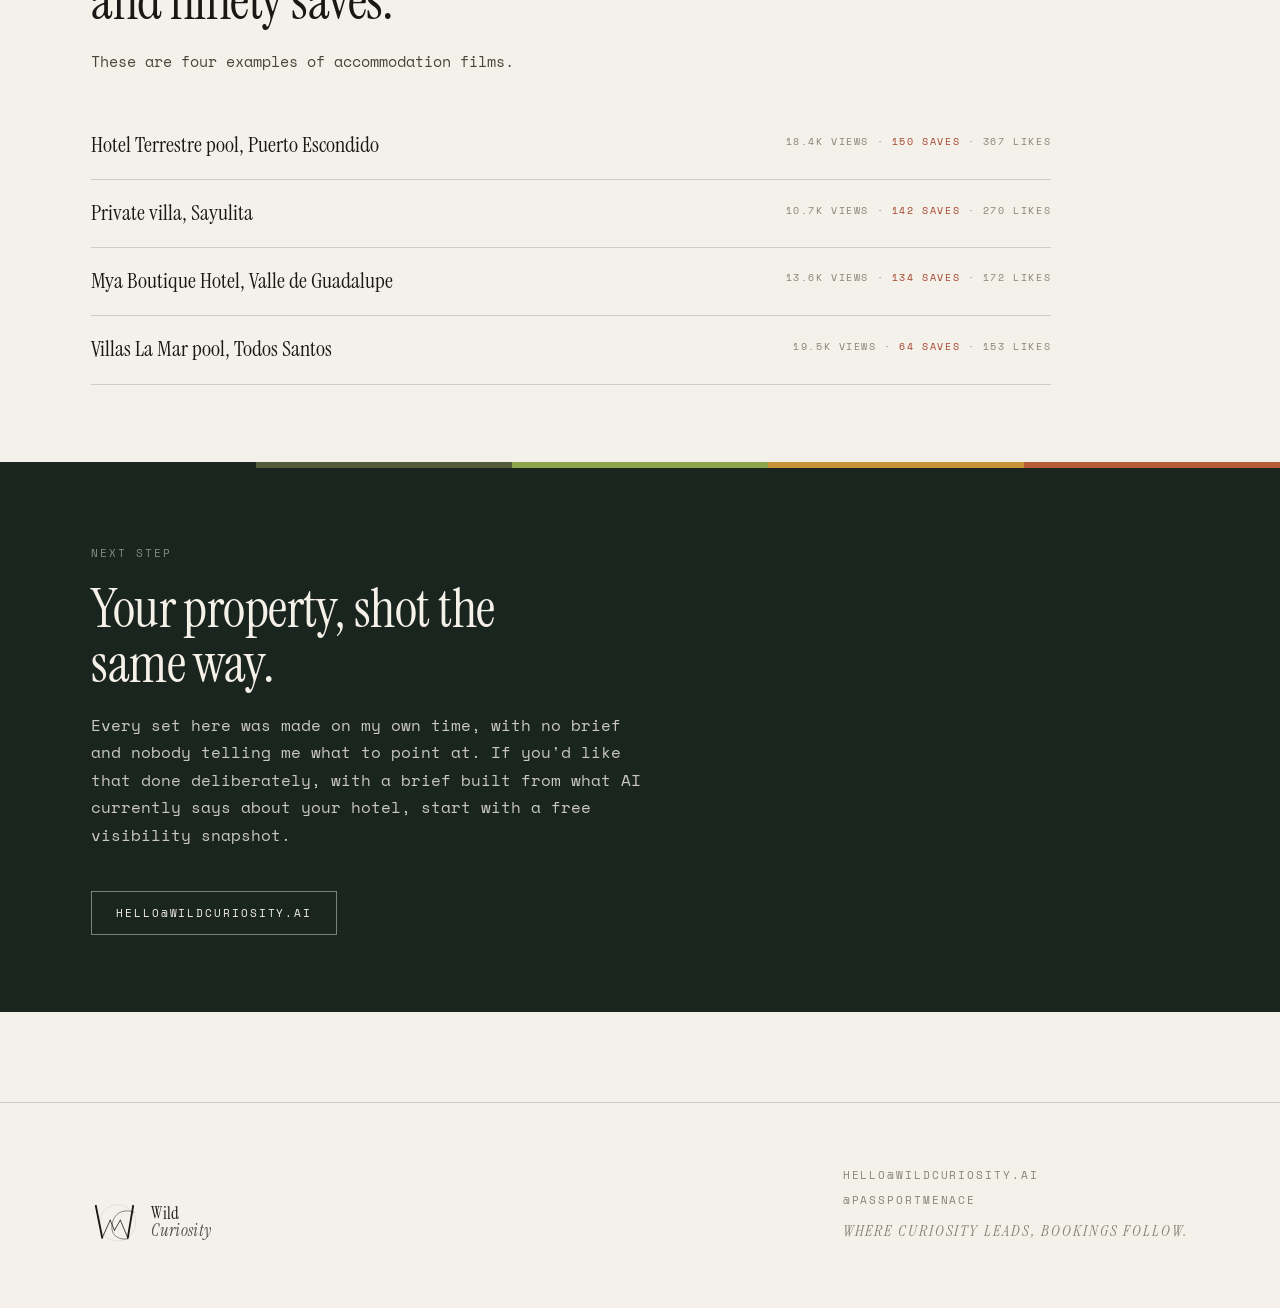
<file: stays.html>
<!DOCTYPE html>
<html lang="en-GB">
<head>
<meta charset="utf-8">
<meta name="viewport" content="width=device-width, initial-scale=1">
<title>Stays — Wild Curiosity</title>
<link rel="preconnect" href="https://fonts.googleapis.com">
<link rel="preconnect" href="https://fonts.gstatic.com" crossorigin>
<link href="https://fonts.googleapis.com/css2?family=Instrument+Serif:ital@0;1&family=Space+Mono:wght@400;700&display=swap" rel="stylesheet">
<link rel="stylesheet" href="assets/site.css">
</head>
<body>
<nav class="nav">
  <a class="lock" href="index.html"><svg viewBox="0 0 180 160" fill="none"
  xmlns="http://www.w3.org/2000/svg" stroke="currentColor" stroke-linecap="round">
  <circle cx="100" cy="82" r="68" stroke-width="0.9" opacity="0.35"/>
  <line x1="18" y1="18" x2="42" y2="138" stroke-width="7"/>
  <line x1="42" y1="138" x2="72" y2="72" stroke-width="3"/>
  <line x1="72" y1="72" x2="88" y2="110" stroke-width="3"/>
  <line x1="88" y1="110" x2="110" y2="72" stroke-width="3"/>
  <line x1="110" y1="72" x2="138" y2="138" stroke-width="3"/>
  <line x1="138" y1="138" x2="158" y2="18" stroke-width="7"/>
  <path d="M 162 42 C 130 30, 90 38, 80 82 C 70 126, 100 148, 138 142" stroke-width="2.2" opacity="0.85"/>
  </svg><span class="wm">Wild<br><em>Curiosity</em></span></a>
  <ul class="nav-links">
    <li><a href="index.html">Home</a></li>
    <li><a href="stays.html" aria-current="page">Stays</a></li>
    <li><a href="ai-visibility.html">AI Visibility</a></li>
    <li><a href="about.html">About</a></li>
  </ul>
</nav>
<div class="nav-rule"></div>
<main class="wrap">
  <div class="page-head">
    <p class="meta"><span>Portfolio</span><span>Eight properties</span></p>
    <h1>Stays, shot as a <em>guest</em>.</h1>
    <p class="serif-lede">Eight properties across Mexico, Italy and Singapore. None of it
      commissioned or briefed.</p>
    <p class="meta" style="margin-top:1.6rem"><span>No brief</span><span>No budget</span><span>No art director</span><span>Stills and motion &middot; 2026</span></p>
  </div>
  <section class="case">
    <p class="meta"><span>Puerto Escondido, Mexico</span><span>Self-initiated</span><span>8 frames</span></p>
    <h2>Hotel Terrestre</h2>
    <p class="line">An architect's daydream in brick and sand, designed so you never leave. The hardest decision of the day is pool or beach.</p>
    <div class="grid">
      <figure class="tile"><img src="assets/stays/terrestre/01-light-well.jpg" alt="Looking up through the brick light well" loading="lazy"></figure>
      <figure class="tile"><img src="assets/stays/terrestre/03-lap-pool.jpg" alt="The lap pool and the frangipani" loading="lazy"></figure>
      <figure class="tile"><img src="assets/stays/terrestre/06-room.jpg" alt="The room, shutters open to the scrub" loading="lazy"></figure>
      <figure class="tile"><img src="assets/stays/terrestre/02-brick-plunge.jpg" alt="The spouted plunge pool in the brick tower" loading="lazy"></figure>
      <figure class="tile"><img src="assets/stays/terrestre/08-chess.jpg" alt="A chess set left out in the sand" loading="lazy"></figure>
      <figure class="tile"><img src="assets/stays/terrestre/05-hammock.jpg" alt="A hammock strung across the terrace" loading="lazy"></figure>
      <figure class="tile"><img src="assets/stays/terrestre/04-shower.jpg" alt="The concrete shower" loading="lazy"></figure>
      <figure class="tile"><img src="assets/stays/terrestre/07-bar.jpg" alt="The timber bar under its slatted roof" loading="lazy"></figure>
    </div>
  </section>
  <section class="case">
    <p class="meta"><span>Singapore</span><span>Self-initiated</span><span>8 frames</span></p>
    <h2>The Clan Hotel</h2>
    <p class="line">Everything you need in the least likely place for it. Handmade tea when you walk in, and a rooftop that makes you forget you're in the CBD.</p>
    <div class="grid">
      <figure class="tile"><img src="assets/stays/clan-v2/04-lobby.jpg" alt="The double-height lobby over the shophouse roofs" loading="lazy"></figure>
      <figure class="tile"><img src="assets/stays/clan-v2/01-pool-dusk.jpg" alt="The rooftop pool at dusk, the city beyond" loading="lazy"></figure>
      <figure class="tile"><img src="assets/stays/clan-v2/07-mirror.jpg" alt="In the room, before going down" loading="lazy"></figure>
      <figure class="tile">
        <video src="assets/stays/clan-v2/05-tea.mp4" poster="assets/stays/clan-v2/05-tea.jpg" muted loop playsinline autoplay
               preload="none" aria-label="Tea poured at the long table"></video>
        <figcaption class="motion-mark" aria-hidden="true">motion</figcaption>
      </figure>
      <figure class="tile"><img src="assets/stays/clan-v2/03-window-seat.jpg" alt="Morning on the window seat" loading="lazy"></figure>
      <figure class="tile">
        <video src="assets/stays/clan-v2/02-montage.mp4" poster="assets/stays/clan-v2/02-montage.jpg" muted loop playsinline autoplay
               preload="none" aria-label="A pass through the hotel, room to gym to rooftop"></video>
        <figcaption class="motion-mark" aria-hidden="true">motion</figcaption>
      </figure>
      <figure class="tile"><img src="assets/stays/clan-v2/06-tea-tray.jpg" alt="Tea and a pastry on marble" loading="lazy"></figure>
      <figure class="tile">
        <video src="assets/stays/clan-v2/08-rooftop.mp4" poster="assets/stays/clan-v2/08-rooftop.jpg" muted loop playsinline autoplay
               preload="none" aria-label="The rooftop pool against the skyline"></video>
        <figcaption class="motion-mark" aria-hidden="true">motion</figcaption>
      </figure>
    </div>
  </section>
  <section class="case">
    <p class="meta"><span>Puglia, Italy</span><span>Self-initiated</span><span>8 frames</span></p>
    <h2>Castle in Puglia</h2>
    <p class="line">A whole castle to yourself and olive groves in every direction. Cool stone inside, hot courtyard outside, and a chess game nobody ever finishes.</p>
    <div class="grid">
      <figure class="tile"><img src="assets/stays/puglia/01-castle.jpg" alt="The castle in full sun, limestone on limestone" loading="lazy"></figure>
      <figure class="tile"><img src="assets/stays/puglia/02-vaulted-room.jpg" alt="The vaulted sitting room in late afternoon" loading="lazy"></figure>
      <figure class="tile"><img src="assets/stays/puglia/03-pool-wall.jpg" alt="The pool set against the old boundary wall" loading="lazy"></figure>
      <figure class="tile"><img src="assets/stays/puglia/04-loggia.jpg" alt="The loggia, open to the olive grove" loading="lazy"></figure>
      <figure class="tile"><img src="assets/stays/puglia/05-chess-room.jpg" alt="A game left mid-play in the vaulted room" loading="lazy"></figure>
      <figure class="tile"><img src="assets/stays/puglia/06-avenue-dusk.jpg" alt="The avenue back towards the tower at dusk" loading="lazy"></figure>
      <figure class="tile"><img src="assets/stays/puglia/07-outdoor-shower.jpg" alt="The outdoor shower running against stone" loading="lazy"></figure>
      <figure class="tile"><img src="assets/stays/puglia/08-courtyard.jpg" alt="Deck chairs in the arched courtyard" loading="lazy"></figure>
    </div>
  </section>
    <section class="case">
    <p class="meta"><span>Ischia, Italy</span><span>Self-initiated</span><span>8 frames</span></p>
    <h2>Hotel Continental Mare</h2>
    <p class="line">Italian in the way you actually want it. Nobody's hurrying you anywhere. Swim off the platform, eat too much, lose the afternoon. Repeat daily.</p>
    <div class="grid">
      <figure class="tile"><img src="assets/stays/ischia/08-man-and-dog.jpg" alt="Evening at the railing" loading="lazy"></figure>
      <figure class="tile"><img src="assets/stays/ischia/04-courtyard.jpg" alt="The courtyard under the olive tree" loading="lazy"></figure>
      <figure class="tile"><img src="assets/stays/ischia/01-bay.jpg" alt="The bay and the swimming platforms below" loading="lazy"></figure>
      <figure class="tile">
        <video src="assets/stays/ischia/06-terrace.mp4" poster="assets/stays/ischia/06-terrace.jpg" muted loop playsinline autoplay
               preload="none" aria-label="The terrace, umbrella up, open sea beyond"></video>
        <figcaption class="motion-mark" aria-hidden="true">motion</figcaption>
      </figure>
      <figure class="tile"><img src="assets/stays/ischia/03-dining-blue.jpg" alt="The dining room over the water" loading="lazy"></figure>
      <figure class="tile"><img src="assets/stays/ischia/05-terrace-lunch.jpg" alt="Lunch on the terrace" loading="lazy"></figure>
      <figure class="tile">
        <video src="assets/stays/ischia/02-sea-montage.mp4" poster="assets/stays/ischia/02-sea-montage.jpg" muted loop playsinline autoplay
               preload="none" aria-label="Through the dining room to the terrace and the lap pool"></video>
        <figcaption class="motion-mark" aria-hidden="true">motion</figcaption>
      </figure>
      <figure class="tile"><img src="assets/stays/ischia/09-pool.jpg" alt="The pool above the sea, under the thatched parasols" loading="lazy"></figure>
    </div>
  </section>
<section class="case">
    <p class="meta"><span>Todos Santos, Mexico</span><span>Self-initiated</span><span>8 frames</span></p>
    <h2>Villas La Mar</h2>
    <p class="line">Every angle is water. You can see the ocean from the bed, the bath and the pool. Blue Crush, basically.</p>
    <div class="grid">
      <figure class="tile"><img src="assets/stays/todos-santos/02-room-interior.jpg" alt="Room interior looking out to the terrace and sea" loading="lazy"></figure>
      <figure class="tile">
        <video src="assets/stays/todos-santos/04-pool.mp4" poster="assets/stays/todos-santos/04-pool.jpg" muted loop playsinline autoplay
               preload="none" aria-label="A pan across the cliffside pool"></video>
        <figcaption class="motion-mark" aria-hidden="true">motion</figcaption>
      </figure>
      <figure class="tile"><img src="assets/stays/todos-santos/08-property.jpg" alt="The unit set into the palms above the oasis" loading="lazy"></figure>
      <figure class="tile"><img src="assets/stays/todos-santos/06-beach-view.jpg" alt="The pool deck and the coast beyond" loading="lazy"></figure>
      <figure class="tile"><img src="assets/stays/todos-santos/07-pool-deck.jpg" alt="Reading under an umbrella above the sea" loading="lazy"></figure>
      <figure class="tile"><img src="assets/stays/todos-santos/05-terrace-bougainvillea.jpg" alt="Planted terrace with bougainvillea above the beach" loading="lazy"></figure>
      <figure class="tile"><img src="assets/stays/todos-santos/01-terrace-dusk.jpg" alt="Terrace at dusk, firepit lit, open to the Pacific" loading="lazy"></figure>
      <figure class="tile">
        <video src="assets/stays/todos-santos/09-doorway.mp4" poster="assets/stays/todos-santos/09-doorway.jpg" muted loop playsinline autoplay
               preload="none" aria-label="The doorway out to the steps and the sea"></video>
        <figcaption class="motion-mark" aria-hidden="true">motion</figcaption>
      </figure>
    </div>
  </section>
  <section class="case case--short">
    <p class="meta"><span>Puerto Escondido, Mexico</span><span>Self-initiated</span><span>4 frames</span></p>
    <h2>Lunaya 4</h2>
    <p class="line">Come back from the beach, get in the plunge pool, don't speak to anyone until dinner. That's the whole itinerary.</p>
    <div class="grid">
      <figure class="tile"><img src="assets/stays/mexico-airbnb/01-stair.jpg" alt="The stair between two rendered walls" loading="lazy"></figure>
      <figure class="tile"><img src="assets/stays/mexico-airbnb/02-plunge-court.jpg" alt="The plunge pool in its walled courtyard" loading="lazy"></figure>
      <figure class="tile"><img src="assets/stays/mexico-airbnb/03-bath-light.jpg" alt="Light through the curtain onto the concrete tub" loading="lazy"></figure>
      <figure class="tile"><img src="assets/stays/mexico-airbnb/04-tub-detail.jpg" alt="Board-formed concrete and the tub edge" loading="lazy"></figure>
    </div>
  </section>
  <section class="case case--short">
    <p class="meta"><span>Sayulita, Mexico</span><span>Self-initiated</span><span>4 frames</span></p>
    <h2>Palapa house</h2>
    <p class="line">The jungle just walks in. You shower outside, swim in a rock pool, and touch grass in the most literal way possible.</p>
    <div class="grid">
      <figure class="tile"><img src="assets/stays/sayulita-palapa/05-pool-hammock.jpg" alt="The hammock strung over the rock plunge pool, under the thatch" loading="lazy"></figure>
      <figure class="tile"><img src="assets/stays/sayulita-palapa/02-jungle-path.jpg" alt="The path in through the planting" loading="lazy"></figure>
      <figure class="tile"><img src="assets/stays/sayulita-palapa/04-pool-reading.jpg" alt="Reading in the plunge pool" loading="lazy"></figure>
      <figure class="tile"><img src="assets/stays/sayulita-palapa/06-swimsuit-hook.jpg" alt="Swimsuit drying on the hook" loading="lazy"></figure>
    </div>
  </section>
  <section class="case case--short">
    <p class="meta"><span>Sayulita, Mexico</span><span>Self-initiated</span><span>4 frames</span></p>
    <h2>Private villa, Sayulita</h2>
    <p class="line">The kind of house you take over with eight people and don't leave. Beach two minutes down the path, and it turns out it makes a very good wedding.</p>
    <div class="grid">
      <figure class="tile"><img src="assets/stays/sayulita/01-exterior.jpg" alt="The house through the palms" loading="lazy"></figure>
      <figure class="tile"><img src="assets/stays/sayulita/06-bedroom-veil.jpg" alt="A bride in the domed bedroom before the ceremony" loading="lazy"></figure>
      <figure class="tile"><img src="assets/stays/sayulita/04-pool-beach.jpg" alt="Down to the beach from the terrace" loading="lazy"></figure>
      <figure class="tile"><img src="assets/stays/sayulita/03-staircase.jpg" alt="The stair up from the entrance" loading="lazy"></figure>
    </div>
  </section>
</main>
<section class="band">
  <div class="band-inner">
    <p class="meta"><span>What travels</span><span>@passportmenace</span></p>
    <h2>Four stays. Four hundred and ninety saves.</h2>
    <p class="body">These are four examples of accommodation films.</p>
    <ul class="travels">
      <li>
        <a href="https://www.tiktok.com/@passportmenace/video/7254293832433618222" target="_blank" rel="noopener">Hotel Terrestre pool, Puerto Escondido</a>
        <span class="n">18.4k views &middot; <b>150 saves</b> &middot; 367 likes</span>
      </li>
      <li>
        <span class="nolink">Private villa, Sayulita</span>
        <span class="n">10.7k views &middot; <b>142 saves</b> &middot; 270 likes</span>
      </li>
      <li>
        <a href="https://www.tiktok.com/@passportmenace/video/7306284289778388270" target="_blank" rel="noopener">Mya Boutique Hotel, Valle de Guadalupe</a>
        <span class="n">13.6k views &middot; <b>134 saves</b> &middot; 172 likes</span>
      </li>
      <li>
        <a href="https://www.tiktok.com/@passportmenace/video/7662903174080072991" target="_blank" rel="noopener">Villas La Mar pool, Todos Santos</a>
        <span class="n">19.5k views &middot; <b>64 saves</b> &middot; 153 likes</span>
      </li>
    </ul>
  </div>
</section>
<div class="strip-rule" aria-hidden="true">
  <span style="background:#1A2520"></span><span style="background:#515C3A"></span><span style="background:#8EA448"></span><span style="background:#C8923A"></span><span style="background:#B85C38"></span>
</div>
<section class="band band--dark">
  <div class="band-inner">
    <p class="meta"><span>Next step</span></p>
    <h2>Your property, shot the same way.</h2>
    <p class="body">Every set here was made on my own time, with no brief and nobody telling me
      what to point at. If you'd like that done deliberately, with a brief built from what AI
      currently says about your hotel, start with a free visibility snapshot.</p>
    <a class="btn" href="mailto:hello@wildcuriosity.ai?subject=Content%20for%20my%20property">hello@wildcuriosity.ai</a>
  </div>
</section>
<footer class="footer">
  <div class="footer-inner">
    <a class="lock" href="index.html"><svg viewBox="0 0 180 160" fill="none"
  xmlns="http://www.w3.org/2000/svg" stroke="currentColor" stroke-linecap="round">
  <circle cx="100" cy="82" r="68" stroke-width="0.9" opacity="0.35"/>
  <line x1="18" y1="18" x2="42" y2="138" stroke-width="7"/>
  <line x1="42" y1="138" x2="72" y2="72" stroke-width="3"/>
  <line x1="72" y1="72" x2="88" y2="110" stroke-width="3"/>
  <line x1="88" y1="110" x2="110" y2="72" stroke-width="3"/>
  <line x1="110" y1="72" x2="138" y2="138" stroke-width="3"/>
  <line x1="138" y1="138" x2="158" y2="18" stroke-width="7"/>
  <path d="M 162 42 C 130 30, 90 38, 80 82 C 70 126, 100 148, 138 142" stroke-width="2.2" opacity="0.85"/>
  </svg><span class="wm">Wild<br><em>Curiosity</em></span></a>
    <div class="footer-links">
      <a href="mailto:hello@wildcuriosity.ai">hello@wildcuriosity.ai</a>
      <a href="https://www.tiktok.com/@passportmenace">@passportmenace</a>
      <span class="tagline">Where curiosity leads, bookings follow.</span>
    </div>
  </div>
</footer>
</body>
</html>
</file>
<file: assets/site.css>
/* Wild Curiosity — shared styles
   Type:   Instrument Serif (display) + Space Mono (all metadata)
   Ground: warm paper, soft brown-black ink, terracotta used sparingly */

:root{
  --paper:#F4F1EA; --paper-dim:#E6E1D6;
  --ink:#1A1815; --ink-soft:#4A443C; --ink-faint:#8A8377;
  --terracotta:#A6462E; --rule:rgba(26,24,21,.16);
  --serif:'Instrument Serif',Georgia,serif;
  --mono:'Space Mono',ui-monospace,monospace;
}
*{box-sizing:border-box}
html{scroll-behavior:smooth}
body{margin:0;background:var(--paper);color:var(--ink);
  font-family:var(--mono);font-size:15px;line-height:1.6;-webkit-font-smoothing:antialiased}
img,video{display:block;max-width:100%}
a{color:inherit}
em{font-style:italic}
.wrap{max-width:1200px;margin:0 auto;padding:0 clamp(1.25rem,4vw,3.5rem)}

.meta{font-family:var(--mono);font-size:.66rem;letter-spacing:.19em;text-transform:uppercase;
  color:var(--ink-faint);display:flex;flex-wrap:wrap;gap:.5rem 1.4rem;margin:0 0 1.3rem}
.serif-lede{font-family:var(--serif);font-size:clamp(1.15rem,2vw,1.55rem);line-height:1.45;
  max-width:46ch;color:var(--ink-soft);margin:0}

.nav{max-width:1200px;margin:0 auto;
  padding:clamp(1.4rem,3vw,2.2rem) clamp(1.25rem,4vw,3.5rem) 1rem;
  display:flex;align-items:flex-end;justify-content:space-between;gap:2rem}
.nav-rule{max-width:1200px;margin:0 auto;height:1px;background:var(--rule)}
.lock{display:flex;align-items:center;gap:.75rem;text-decoration:none}
.lock svg{width:48px;height:auto;flex-shrink:0}
.lock .wm{font-family:var(--serif);font-size:1.05rem;line-height:1.02;letter-spacing:.02em}
.lock .wm em{opacity:.75}
.nav-links{display:flex;gap:clamp(1rem,2.6vw,1.9rem);list-style:none;margin:0 0 .35rem;padding:0}
.nav-links a{font-family:var(--mono);font-size:.66rem;letter-spacing:.19em;text-transform:uppercase;
  text-decoration:none;color:var(--ink-faint);transition:color .25s;white-space:nowrap}
.nav-links a:hover,.nav-links a[aria-current="page"]{color:var(--ink)}

.page-head{padding:clamp(3rem,7vw,6rem) 0 clamp(1.75rem,3.5vw,3rem)}
h1{font-family:var(--serif);font-weight:400;font-size:clamp(2.8rem,8vw,5.6rem);
  line-height:.9;margin:0 0 1.2rem;letter-spacing:-.012em}

.case{padding:clamp(3rem,6vw,5.5rem) 0;border-top:1px solid var(--rule)}
.case:first-of-type{border-top:none;padding-top:0}
.case h2{font-family:var(--serif);font-weight:400;font-size:clamp(2.4rem,6.5vw,4.4rem);
  line-height:.92;margin:0 0 1rem;letter-spacing:-.01em}
.line{font-family:var(--serif);font-size:clamp(1.1rem,1.9vw,1.45rem);line-height:1.45;
  max-width:68ch;color:var(--ink-soft);margin:0 0 clamp(1.75rem,3.5vw,2.75rem)}
.line.todo{color:var(--terracotta);font-style:italic}

.grid{display:grid;grid-template-columns:repeat(4,1fr);gap:4px}
.tile{position:relative;margin:0;overflow:hidden;background:var(--paper-dim);aspect-ratio:4/5}
.tile img,.tile video{width:100%;height:100%;object-fit:cover;
  transition:transform .8s cubic-bezier(.2,.7,.3,1)}
.tile:hover img,.tile:hover video{transform:scale(1.03)}
.motion-mark{position:absolute;left:10px;bottom:9px;font-family:var(--mono);font-size:.55rem;
  letter-spacing:.18em;text-transform:uppercase;color:#fff;mix-blend-mode:difference;padding-left:13px}
.motion-mark::before{content:"";position:absolute;left:0;top:50%;width:5px;height:5px;
  margin-top:-2.5px;border-radius:50%;background:#fff;animation:pulse 2.6s ease-in-out infinite}
@keyframes pulse{0%,100%{opacity:.35}50%{opacity:1}}
.tile--pending{display:flex;align-items:center;justify-content:center;
  box-shadow:inset 0 0 0 1px var(--rule)}
.pending-label{font-family:var(--mono);font-size:.6rem;letter-spacing:.18em;text-transform:uppercase;
  color:var(--ink-faint);text-align:center;line-height:2}
.pending-label em{display:block;font-style:normal;font-size:.54rem;color:var(--terracotta)}

.label{display:flex;flex-wrap:wrap;justify-content:space-between;gap:.6rem 2rem;
  margin-top:1.15rem;padding-top:.95rem;border-top:1px solid var(--rule);
  font-family:var(--mono);font-size:.62rem;letter-spacing:.19em;text-transform:uppercase;
  color:var(--ink-faint)}
.label b{color:var(--terracotta);font-weight:400}

.case--short{padding:clamp(2.25rem,4.5vw,3.5rem) 0}

.band{padding:clamp(3rem,6vw,5.5rem) 0;border-top:1px solid var(--rule)}
.band-inner{max-width:1200px;margin:0 auto;padding:0 clamp(1.25rem,4vw,3.5rem)}
.band h2{font-family:var(--serif);font-weight:400;font-size:clamp(2rem,5vw,3.4rem);
  line-height:1;margin:0 0 1.3rem;letter-spacing:-.01em;max-width:20ch}
.band p.body{max-width:56ch;margin:0 0 1rem;color:var(--ink-soft);font-size:.94rem}
.points{display:grid;grid-template-columns:repeat(3,1fr);gap:clamp(1.5rem,3vw,2.75rem);
  margin-top:clamp(2rem,4vw,3rem)}
.point .num{font-family:var(--mono);font-size:.62rem;letter-spacing:.2em;
  color:var(--terracotta);display:block;margin-bottom:.7rem}
.point h3{font-family:var(--serif);font-weight:400;font-size:1.3rem;margin:0 0 .5rem;line-height:1.2}
.point p{margin:0;font-size:.88rem;line-height:1.65;color:var(--ink-soft)}

.mock{background:#fff;border:1px solid var(--rule);max-width:560px}
.mock-bar{padding:.55rem .9rem;border-bottom:1px solid var(--rule);display:flex;gap:.4rem}
.dot{width:9px;height:9px;border-radius:50%;background:var(--paper-dim)}
.mock-body{padding:1.3rem 1.4rem 1.5rem}
.mock-q{font-family:var(--serif);font-size:1.15rem;margin:0 0 .8rem;line-height:1.3}
.mock-a{font-size:.86rem;line-height:1.65;margin:0 0 1rem;color:var(--ink-soft)}
.mock-miss{font-family:var(--mono);font-size:.64rem;letter-spacing:.16em;text-transform:uppercase;
  color:var(--terracotta);margin:0;padding-top:.85rem;border-top:1px solid var(--rule)}

.audit{display:grid;grid-template-columns:minmax(0,.8fr) minmax(0,1.2fr);
  gap:clamp(1.5rem,4vw,3.5rem);align-items:start;margin-top:clamp(1.5rem,3vw,2.5rem)}
.score{border:1px solid var(--rule);padding:clamp(1.5rem,3vw,2.2rem)}
.score .label{border:none;margin:0;padding:0}
.score .val{font-family:var(--serif);font-size:clamp(3.6rem,9vw,5.4rem);line-height:.85;margin:.6rem 0 0}
.score .val small{font-size:1.3rem;color:var(--ink-faint)}
.score .flag{display:inline-block;margin-top:1rem;font-family:var(--mono);font-size:.6rem;
  letter-spacing:.18em;text-transform:uppercase;color:var(--terracotta);
  border:1px solid var(--terracotta);padding:.3rem .6rem}
.queries{list-style:none;margin:0;padding:0}
.queries li{display:flex;justify-content:space-between;gap:1.5rem;padding:.9rem 0;
  border-bottom:1px solid var(--rule);font-family:var(--serif);font-size:1.08rem}
.queries li span{font-family:var(--mono);font-size:.62rem;letter-spacing:.16em;
  text-transform:uppercase;color:var(--ink-faint);white-space:nowrap;padding-top:.35rem}

.btn{display:inline-block;margin-top:1.6rem;padding:.8rem 1.5rem;border:1px solid var(--ink);
  text-decoration:none;font-family:var(--mono);font-size:.66rem;letter-spacing:.18em;
  text-transform:uppercase;transition:background .25s,color .25s}
.btn:hover{background:var(--ink);color:var(--paper)}

.footer{margin-top:clamp(3rem,7vw,6rem);border-top:1px solid var(--rule);
  padding:clamp(2.5rem,5vw,4rem) 0}
.footer-inner{max-width:1200px;margin:0 auto;padding:0 clamp(1.25rem,4vw,3.5rem);
  display:flex;flex-wrap:wrap;gap:2rem;justify-content:space-between;align-items:flex-end}
.footer-links{display:flex;flex-direction:column;gap:.55rem;
  font-family:var(--mono);font-size:.66rem;letter-spacing:.18em;text-transform:uppercase}
.footer-links a{text-decoration:none;color:var(--ink-faint)}
.footer-links a:hover{color:var(--ink)}

@media(max-width:860px){
  .grid{grid-template-columns:repeat(2,1fr)}
  .points{grid-template-columns:1fr;gap:1.75rem}
  .audit{grid-template-columns:1fr}
  .nav{flex-direction:column;align-items:flex-start;gap:1rem}
}
@media(prefers-reduced-motion:reduce){
  html{scroll-behavior:auto}
  .tile img,.tile video{transition:none}
  .tile:hover img,.tile:hover video{transform:none}
  .motion-mark::before{animation:none;opacity:.8}
}

/* two equal panels — used for the today / should-say comparison */
.audit--even{grid-template-columns:1fr 1fr}
.audit--even .mock{max-width:none}
@media(max-width:860px){.audit--even{grid-template-columns:1fr}}

/* two-up variant of the numbered points */
.points--two{grid-template-columns:repeat(2,1fr)}
@media(max-width:860px){.points--two{grid-template-columns:1fr}}
/* home page portfolio strip */
.strip{display:block;text-decoration:none;margin-top:clamp(2rem,4vw,3rem)}
.strip .grid{margin:0}
.strip-note{display:flex;flex-wrap:wrap;justify-content:space-between;gap:.6rem 2rem;
  margin-top:1.15rem;padding-top:.95rem;border-top:1px solid var(--rule);
  font-family:var(--mono);font-size:.62rem;letter-spacing:.19em;text-transform:uppercase;
  color:var(--ink-faint)}
.strip:hover .strip-note b{color:var(--ink)}
.strip-note b{color:var(--terracotta);font-weight:400;transition:color .25s}

/* ============================================================
   BRAND — colour blocking, palette strip, manifesto
   Palette taken from the Wild Curiosity brand board
   ============================================================ */
:root{
  --forest:#1A2520;      /* deep green block, matches the monogram ink */
  --forest-mid:#243029;
  --cream:#F5F0E8;
  --olive:#515C3A;
  --avocado:#8EA448;
  --ochre:#C8923A;
  --rust:#B85C38;
}

/* --- full-bleed dark band --- */
.band--dark{background:var(--forest);color:var(--cream);border-top:none}
.band--dark .meta{color:rgba(245,240,232,.5)}
.band--dark h2,.band--dark h3{color:var(--cream)}
.band--dark p.body{color:rgba(245,240,232,.8);font-size:.98rem;line-height:1.75}
.band--dark .point h3{color:var(--cream)}
.band--dark .point p{color:rgba(245,240,232,.7)}
.band--dark .point .num{color:var(--ochre)}
.band--dark .btn{border-color:rgba(245,240,232,.45);color:var(--cream)}
.band--dark .btn:hover{background:var(--cream);color:var(--forest)}
.band--dark a{color:var(--cream)}
.band--dark .mock{background:var(--forest-mid);border-color:rgba(245,240,232,.16)}
.band--dark .mock-bar{border-color:rgba(245,240,232,.16)}
.band--dark .dot{background:rgba(245,240,232,.2)}
.band--dark .mock-q{color:var(--cream)}
.band--dark .mock-a{color:rgba(245,240,232,.76)}
.band--dark .mock-miss{color:var(--ochre);border-color:rgba(245,240,232,.16)}
.band--dark .score{border-color:rgba(245,240,232,.3)}
.band--dark .score .flag{color:var(--ochre);border-color:var(--ochre)}
.band--dark .queries li{border-color:rgba(245,240,232,.16);color:var(--cream)}
.band--dark .queries li span{color:rgba(245,240,232,.5)}

/* --- palette strip: the divider device --- */
.strip-rule{display:flex;height:6px;width:100%}
.strip-rule span{flex:1 1 20%}
.strip-rule i:first-child{}

/* --- manifesto: oversized type with the monogram behind it --- */
.manifesto{position:relative;overflow:hidden}
.manifesto .band-inner{position:relative;z-index:1}
.manifesto .mark{position:absolute;right:clamp(1rem,6vw,5rem);top:50%;transform:translateY(-50%);
  width:min(34vw,380px);height:auto;opacity:.11;z-index:0;pointer-events:none}
@media(max-width:860px){.manifesto .mark{width:60vw;opacity:.07;right:-8%}}
.manifesto h2{font-size:clamp(2.5rem,6.4vw,4.8rem);line-height:.98;max-width:15ch;margin-bottom:1.8rem}
.pull{font-family:var(--serif);font-style:italic;
  font-size:clamp(1.35rem,3vw,2.15rem);line-height:1.35;max-width:26ch;
  color:var(--cream);margin:0 0 1.6rem;padding-left:1.1rem;
  border-left:2px solid var(--ochre)}
.manifesto p.body{max-width:52ch;font-size:.95rem}
.sig{font-family:var(--serif);font-size:1.15rem;color:rgba(245,240,232,.75);margin-top:2rem}

/* --- footer tagline --- */
.tagline{font-family:var(--serif);font-style:italic;font-size:1rem;color:var(--ink-faint)}

/* about page — portrait beside text */
.about{display:grid;grid-template-columns:minmax(0,.85fr) minmax(0,1.15fr);
  gap:clamp(1.5rem,4vw,3.5rem);align-items:center}
.about figure{margin:0}
.about img{width:100%;height:auto;display:block}
.about--flip .about-text{order:-1}
.about h2{margin-bottom:1.2rem}
.about p.body:last-child{margin-bottom:0}
@media(max-width:860px){
  .about{grid-template-columns:1fr}
  .about--flip .about-text{order:0}
}
.rules{list-style:none;margin:clamp(1.5rem,3vw,2.25rem) 0 0;padding:0;
  display:grid;grid-template-columns:repeat(2,1fr);gap:0 clamp(2rem,4vw,3.5rem)}
.rules li{padding:1rem 0;border-top:1px solid var(--rule);
  font-family:var(--serif);font-size:clamp(1.05rem,1.7vw,1.25rem);line-height:1.4}
.band--dark .rules li{border-color:rgba(245,240,232,.18)}
@media(max-width:860px){.rules{grid-template-columns:1fr}}


/* what travels — typographic list of published work */
.travels{list-style:none;margin:clamp(1.75rem,3vw,2.5rem) 0 0;padding:0;max-width:60rem}
.travels li{display:flex;flex-wrap:wrap;justify-content:space-between;gap:.35rem 1.5rem;
  padding:1rem 0;border-bottom:1px solid var(--rule)}
.travels a{font-family:var(--serif);font-size:clamp(1.1rem,1.9vw,1.35rem);text-decoration:none;
  border-bottom:1px solid transparent;transition:border-color .25s}
.travels a:hover{border-bottom-color:var(--ink)}
.travels .n{font-family:var(--mono);font-size:.62rem;letter-spacing:.16em;text-transform:uppercase;
  color:var(--ink-faint);white-space:nowrap;padding-top:.4rem}
.travels .n b{color:var(--terracotta);font-weight:400}
.travels .nolink{font-family:var(--serif);font-size:clamp(1.1rem,1.9vw,1.35rem)}
</file>
